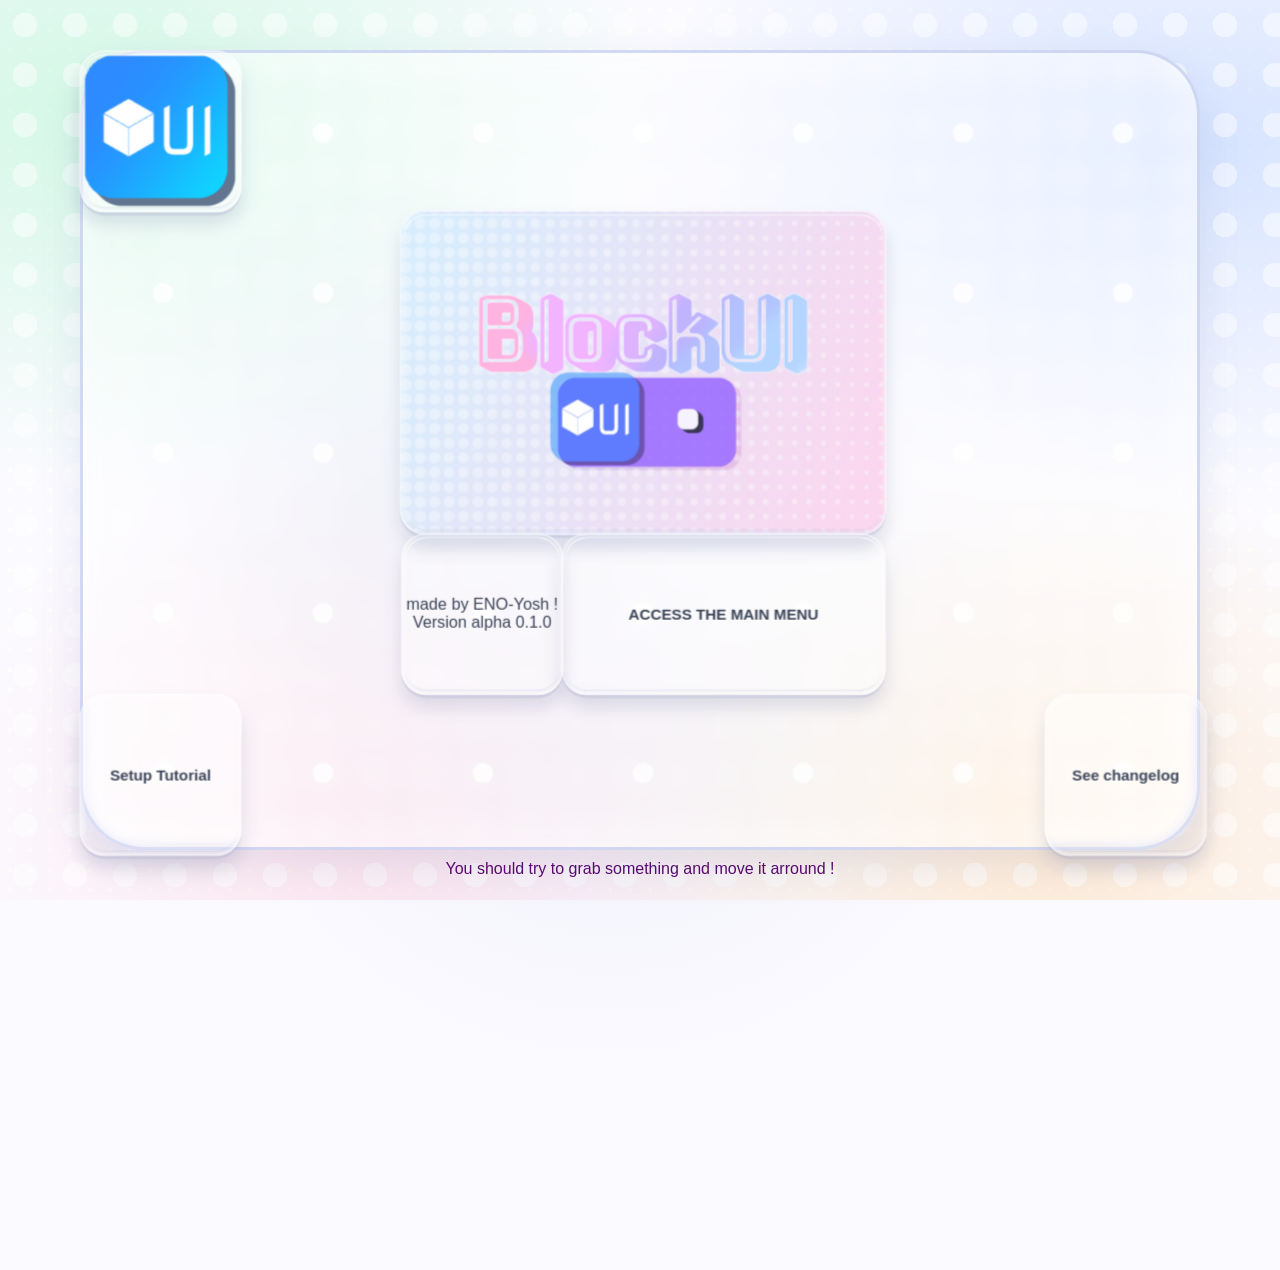
<file: index.html>
<!DOCTYPE html>
<head>
    <meta charset="UTF-8" />
    <meta name="viewport" content="width=device-width, initial-scale=1.0" />
    <title>iisu ahh launcher</title>
    <!--<link rel="icon" href="icon" type="image/png" />-->
    <link rel="stylesheet" href="style.css" />
</head> 
<body class="home-page" style="overflow-y: hidden;">
    <div class="bg1"></div>
    <div class="bg2"></div>
    <!--to change a box size, use the style attribute.-->
    <div class="container">
        <div class="draggable" style="width: 480px; height: 320px;  background-image: url(LOGOS/full\ banner.png); background-size: cover; background-position: center; left: 320px; top: 160px;"></div>
        <div class="draggable" style="background-image: url(LOGOS/logo\ simple.png); background-size:contain;"></div>
        <div class="draggable" style="width: 320px; height: 160px; left: 480px; top: 480px;" onclick="window.location='MAIN/index.html';">
            <p>ACCESS THE MAIN MENU</p>
        </div>
        <div class="draggable" style="width: 160px; height: 160px; left: 960px; top: 640px;" onclick="window.location='changelog/index.html';">
            <p>See changelog</p>
        </div>
        <div class="draggable" style="width: 160px; height: 160px; left: 0px; top: 640px;" onclick="window.location='selfHost_tuto/index.html';">
            <p>Setup Tutorial</p>
        </div>
        <div class="draggable" style="left: 320px;top: 480px; text-align: center;">
            made by ENO-Yosh !<br>
            Version alpha 0.1.0</div>
    </div>
    <p style="color: rgb(88, 0, 105); text-align: center; margin-top: 10px;">You should try to grab something and move it arround !</p>
    <script>
        const GRID_SIZE = 160;
        let dragging = null;
        let offsetX, offsetY;
        let lastParticleTime = 0;
        let placex = 0;
        let placey = 0;

        const grabSound = new Audio("sounds/grab.mp3");
        const releaseSound = new Audio("sounds/release.mp3");
        const moveSound = new Audio("sounds/move.mp3");

        grabSound.volume = 0.5;
        releaseSound.volume = 0.5;
        moveSound.volume = 0.5;

        document.querySelectorAll('.draggable').forEach(element => {
            // element.style.left = snapToGrid(placex,"x",0) + 'px';
            // element.style.top = snapToGrid(placey,'y',0) + 'px';
            element.addEventListener('mousedown', startDrag);
        });

        function startDrag(e) {
            dragging = this;
            offsetX = e.clientX - dragging.offsetLeft;
            offsetY = e.clientY - dragging.offsetTop;
            document.addEventListener('mousemove', drag);
            document.addEventListener('mouseup', stopDrag);
            grabSound.currentTime = 0;
            grabSound.play();
        }

        function drag(e) {
            if (!dragging) return;
            let x = e.clientX - offsetX;
            let y = e.clientY - offsetY;
            style = window.getComputedStyle(dragging)
            widefactor = parseInt(style.getPropertyValue('width')) - 160;
            heightfactor = parseInt(style.getPropertyValue('height')) - 160;
            newleft = snapToGrid(x, "x", widefactor);
            newtop = snapToGrid(y,"y",heightfactor);
            dragging.style.left = newleft+ 'px';
            dragging.style.top = newtop+ 'px';
            moveSound.currentTime = 0;
            moveSound.play();
            const now = performance.now();
            if (now - lastParticleTime >= 28) {
                const bounds = dragging.getBoundingClientRect();
                emitDragParticle(
                    bounds.left + Math.random() * bounds.width,
                    bounds.top + Math.random() * bounds.height
                );
                lastParticleTime = now;
            }
        }

        function emitDragParticle(x, y) {
            const particle = document.createElement('span');
            particle.className = 'drag-particle';
            particle.style.left = `${x}px`;
            particle.style.top = `${y}px`;
            particle.style.setProperty('--particle-size', `${7 + Math.random() * 8}px`);
            particle.style.setProperty('--drift-x', `${(Math.random() - 0.5) * 34}px`);
            particle.style.setProperty('--drift-y', `${-12 - Math.random() * 28}px`);
            document.body.appendChild(particle);
            window.setTimeout(() => particle.remove(), 750);
        }

        function stopDrag() {
            dragging = null;
            document.removeEventListener('mousemove', drag);
            document.removeEventListener('mouseup', stopDrag);
            releaseSound.currentTime = 0;
            releaseSound.play();
        }

        function snapToGrid(value,type,factor) {
            let r = Math.round(value / GRID_SIZE) * GRID_SIZE;
            if (type == "x") {
                if (r < 0) {
                    r = 0;
                
                }
                if (r > 1120-GRID_SIZE - factor) {
                    r = 1120-GRID_SIZE - factor;
                }
            }

            if (type == "y") {
                if (r < 0) {
                    r = 0;
                }
                if (r > 800-GRID_SIZE - factor) {
                    r = 800-GRID_SIZE - factor;
                }
            }
            return r;
        }

    </script>
</body>
</file>
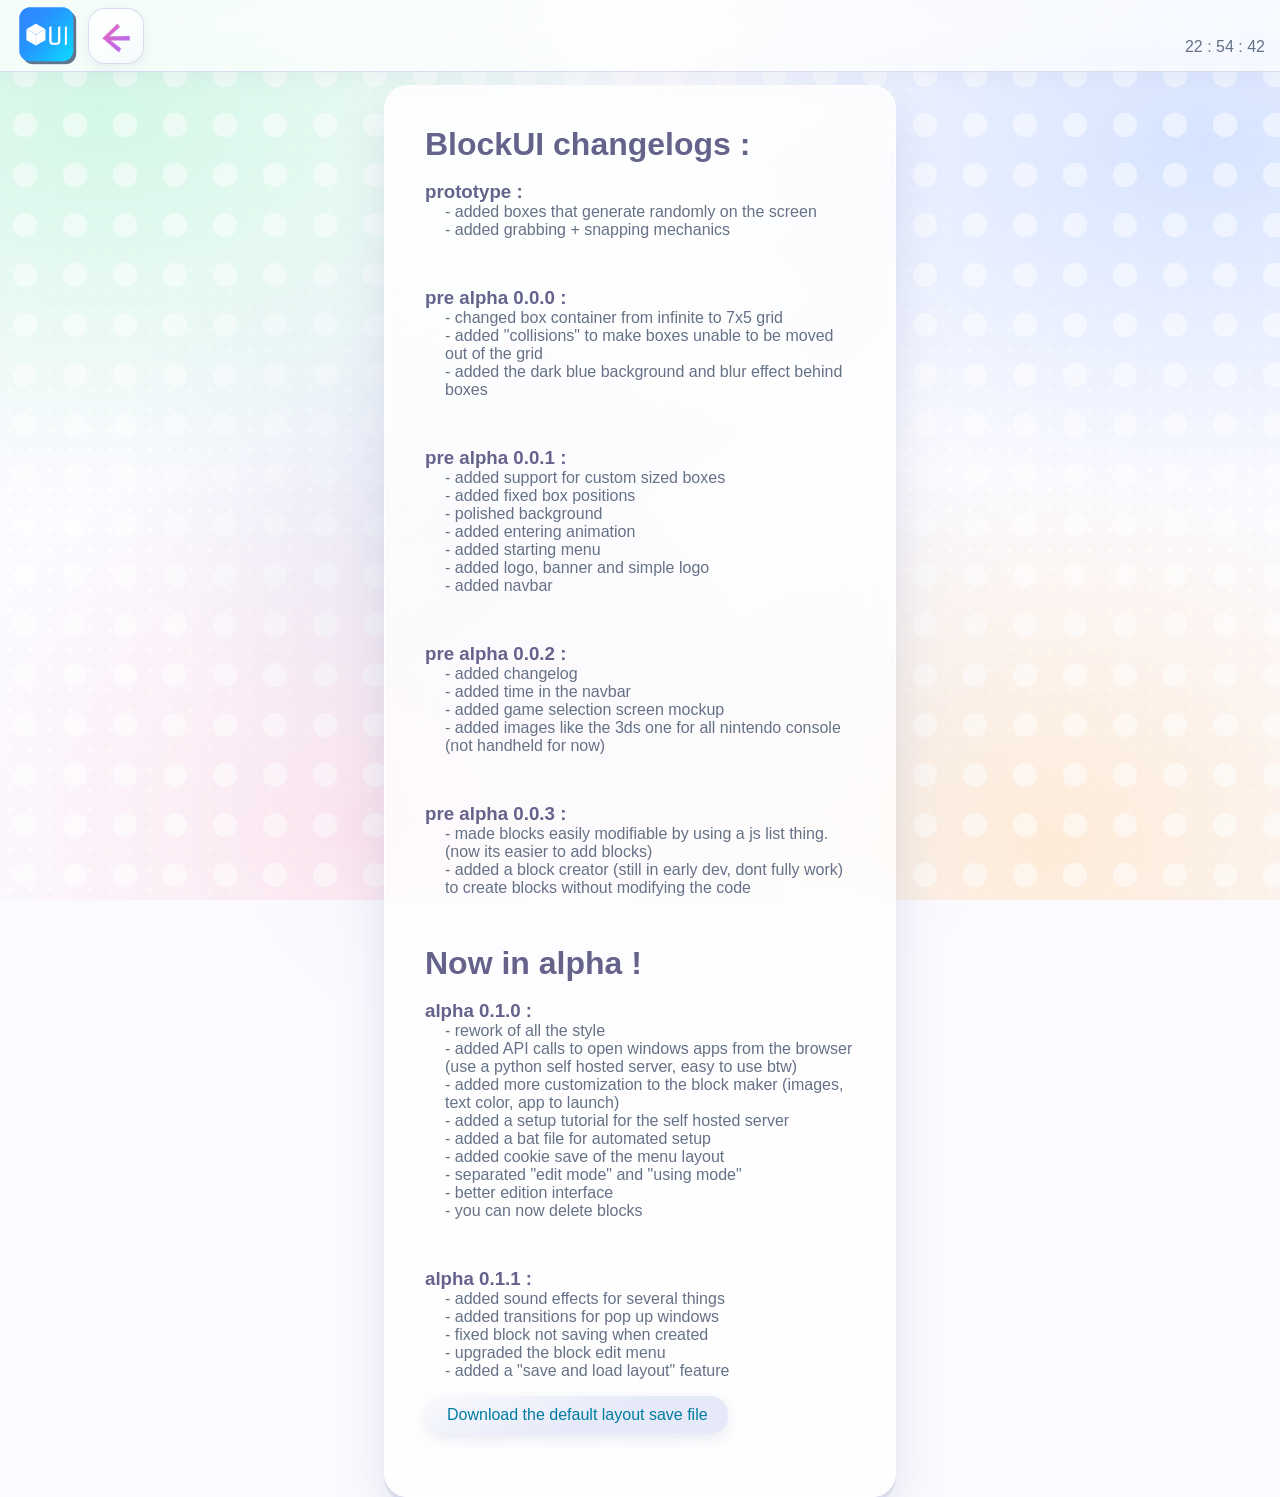
<file: changelog/index.html>
<!DOCTYPE html>
<head>
    <meta charset="UTF-8" />
    <meta name="viewport" content="width=device-width, initial-scale=1.0" />
    <title>iisu ahh launcher</title>
    <!--<link rel="icon" href="icon" type="image/png" />-->
    <link rel="stylesheet" href="../style.css" />
</head> 
<body class="changelog-page" style="overflow-y: scroll;">
    <audio id="clickSound" src="../sounds/touch.mp3"></audio>
    <div class="navbar" style="position: sticky; top: 0px; width: 100%;">
        <img src="../LOGOS/logo simple.png" height="60px">
        <div onclick="window.location='../index.html';document.getElementById('clickSound').play();" style="padding-top: 5px;"><img src="../LOGOS/back.png" height="50px"></div>
        <p style="position: absolute;padding-top: 22px; right:15px; color: aliceblue;" id="time">Time and date</p>
    </div>
    <div class="bg1"></div>
    <div class="bg2"></div>



    <div class="textBG">
        <h1>BlockUI changelogs :</h1><br>
        <h3>prototype :</h3>
        <p>
             - added boxes that generate randomly on the screen<br>
             - added grabbing + snapping mechanics
        </p><br><br>
        <h3>pre alpha 0.0.0 :</h3>
        <p>
             - changed box container from infinite to 7x5 grid<br>
             - added "collisions" to make boxes unable to be moved out of the grid<br>
             - added the dark blue background and blur effect behind boxes<br>
        </p><br><br>
        <h3>pre alpha 0.0.1 :</h3>
        <p>
             - added support for custom sized boxes<br>
             - added fixed box positions<br>
             - polished background<br>
             - added entering animation<br>
             - added starting menu<br>
             - added logo, banner and simple logo<br>
             - added navbar<br>
        </p><br><br>
        <h3>pre alpha 0.0.2 :</h3>
        <p>
             - added changelog<br>
             - added time in the navbar<br>
             - added game selection screen mockup<br>
             - added images like the 3ds one for all nintendo console (not handheld for now)<br>
        </p><br><br>
        <h3>pre alpha 0.0.3 :</h3>
        <p>
             - made blocks easily modifiable by using a js list thing. (now its easier to add blocks)<br>
            - added a block creator (still in early dev, dont fully work) to create blocks without modifying the code<br>
        </p><br><br>
        <h1>Now in alpha !</h1><br>
        <h3>alpha 0.1.0 :</h3>
        <p>
             - rework of all the style<br>
             - added API calls to open windows apps from the browser (use a python self hosted server, easy to use btw)<br>
             - added more customization to the block maker (images, text color, app to launch)<br>
             - added a setup tutorial for the self hosted server<br>
             - added a bat file for automated setup<br>
             - added cookie save of the menu layout<br>
             - separated "edit mode" and "using mode"<br>
             - better edition interface<br>
             - you can now delete blocks<br>
        </p><br><br>
        <h3>alpha 0.1.1 :</h3>
        <p>
            - added sound effects for several things<br>
            - added transitions for pop up windows<br>
            - fixed block not saving when created<br>
            - upgraded the block edit menu<br>
            - added a "save and load layout" feature<br>
        </p>
        <a href="../download/defaultLayout.json" download>
            <button style="color: #007ca2; border: none; padding: 10px 20px; text-align: center; text-decoration: none; display: inline-block; font-size: 16px; margin: 4px 2px; cursor: pointer;" >Download the default layout save file</button>
        </a><br><br>
    </div>

    <script>
        const t = new Date()


        function updateTime() {
            const t = new Date();
            document.getElementById("time").textContent =
                t.getHours() + " : " + t.getMinutes() + " : " + t.getSeconds();
        }

        window.onload = function () {
            setInterval(updateTime, 500);
        };

    </script>
</body>
</file>
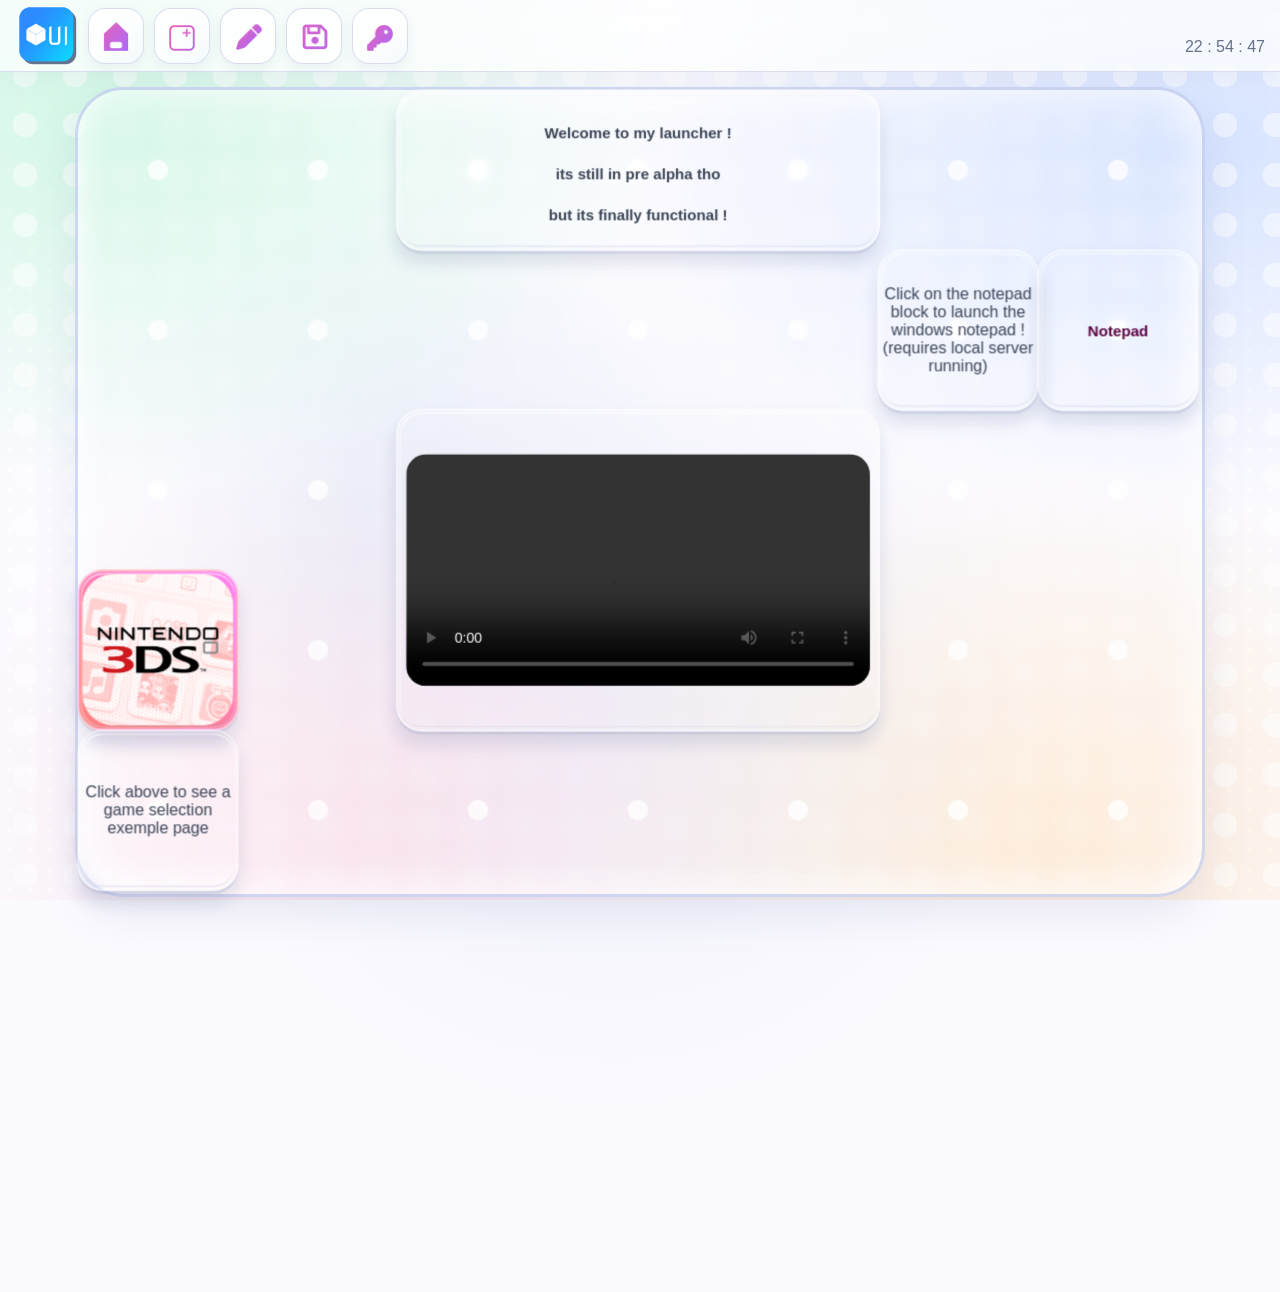
<file: MAIN/index.html>
<!DOCTYPE html>
<head>
    <meta charset="UTF-8" />
    <meta name="viewport" content="width=device-width, initial-scale=1.0" />
    <title>iisu ahh launcher</title>
    <!--<link rel="icon" href="icon" type="image/png" />-->
    <link rel="stylesheet" href="../style.css" />
    <script src="script.js" defer></script>
</head> 
<body class="main-page" style="overflow-y: hidden;">

    
    <audio id="clickSound" src="../sounds/touch.mp3"></audio>
    <audio id="toggleEditMode" src="../sounds/editmode.mp3"></audio>
    <audio id="openSound" src="../sounds/open.mp3"></audio>
    <audio id="closeSound" src="../sounds/close.mp3"></audio>
    <audio id="touchSound" src="../sounds/touch.mp3"></audio>
    <audio id="saveSound" src="../sounds/save.mp3"></audio>
    <audio id="deleteSound" src="../sounds/delete.mp3"></audio>





    <div class="navbar">
        <img src="../LOGOS/logo simple.png" height="60px">
        <div onclick="window.location='../index.html';document.getElementById('clickSound').play();" style="padding-top: 5px;"><img src="../LOGOS/home.png" height="50px" title="Home" aria-label="Home"></div>
        <div onclick="show_block_maker();document.getElementById('openSound').play();" style="padding-top: 5px;"><img src="../LOGOS/addBlock.png" height="50px" title="Add a Block" aria-label="Add a Block"></div>
        <button id="edit-mode-button" class="nav-control" type="button" onclick="toggleEditMode();document.getElementById('toggleEditMode').play();" aria-pressed="false" title="Enter editing mode" aria-label="Enter editing mode"><img src="../LOGOS/edit.png" alt=""></button>
        <button class="nav-control" type="button" onclick="showModal('save-load');document.getElementById('openSound').play();" title="Save or load layout" aria-label="Save or load layout"><img src="../LOGOS/save.png" alt=""></button>
        <div id="launcher-token-button" onclick="setLauncherToken();document.getElementById('clickSound').play();" onkeydown="if (event.key === 'Enter' || event.key === ' ') { event.preventDefault(); setLauncherToken(); }" title="Set local launcher API token" aria-label="Set local launcher API token" role="button" tabindex="0" style="padding-top: 5px;"><img src="../LOGOS/apiKey.png" height="50px"></div>
        <!-- <div onclick="window.location='../MAIN/index.html'" style="padding-top: 5px;"><img src="../LOGOS/home.png" height="50px"></div> -->
        <p style="position: absolute;padding-top: 22px; right:15px; color: aliceblue;" id="time">Time and date</p>
    </div>
    <div class="bg1"></div>
    <div class="bg2"></div>
    <div class="edit-mode-shade" aria-hidden="true"></div>



    
    <div class="container">



    </div>



    <div id="newblock" style="display: none;">
        <form id="form" onsubmit="createBlockFromForm(event); return false;">
            <p>Pos X</p><input type="number" id="posx" title="position X" value="0" min="0" max="7"/>
            <p>Pos Y</p><input type="number" id="posy" title="position Y" value="0" min="0" max="5"/>
            <p>Block Width</p><input type="number" id="width" title="block width" value="1" min="1" max="6"/>
            <p>Block Height</p><input type="number" id="height" title="block height" value="1" min="1" max="5"/>
            <p>Windows executable name or path</p>
            <input type="text" id="appname" title="Windows executable name or path" list="available-apps" placeholder="e.g. notepad.exe or full path" autocomplete="off"/>
            <datalist id="available-apps">
                <option value="notepad.exe"></option>
                <option value="calc.exe"></option>
                <option value="mspaint.exe"></option>
            </datalist>
            <p>Block Content (HTML or text)</p><input type="text" id="content" title="block content (HTML or text)"/>
            <p>Block Background Image</p><input type="file" id="backgroundImage" title="Block background image" accept="image/*"/>
            <p>Block Text Color</p><input type="color" id="textColor" title="Block text color" value="#394255"/>
            <input id="morebtn" type="button" value="More Options" onclick="more();document.getElementById('touchSound').play();" style="background-color: #1e569a;"/>
            <p class="more" style="display: none;">Custom CSS</p><input class="more" type="text" id="customcss" title="Custom CSS" style="display: none;"/>
            <p class="more" style="display: none;">Custom OnClick</p><input class="more" type="text" id="customonclick" title="Custom OnClick" style="display: none;"/>
            <input type="submit" value="Create block"/>
            <input type="button" value="Cancel" onclick="hideModal('newblock');document.getElementById('closeSound').play();"/>
        </form>
    </div>
    <div id="block-settings" style="display: none;">
        <form class="block-modal" onsubmit="saveBlockSettings(event); return false;">
            <h2>Edit block</h2>
            <label for="edit-content">Block text / HTML</label>
            <textarea id="edit-content" rows="6"></textarea>
            <label for="edit-text-color">Text color</label>
            <input id="edit-text-color" type="color" value="#394255"/>
            <label for="edit-width">Width (pixels)</label>
            <input id="edit-width" type="number" min="160" max="1120" step="160" required/>
            <label for="edit-height">Height (pixels)</label>
            <input id="edit-height" type="number" min="160" max="800" step="160" required/>
            <button id="edit-more-button" type="button" aria-expanded="false" aria-controls="edit-more-options" onclick="toggleEditMore()" style="min-height: 40px;">Show more</button>
            <div id="edit-more-options" hidden>
                <label for="edit-appname">Windows executable name or path</label>
                <input id="edit-appname" type="text" list="edit-available-apps" placeholder="e.g. notepad.exe or full path" autocomplete="off"/>
                <datalist id="edit-available-apps">
                    <option value="notepad.exe"></option>
                    <option value="calc.exe"></option>
                    <option value="mspaint.exe"></option>
                </datalist>
                <label for="edit-customcss">Custom CSS</label>
                <textarea id="edit-customcss" rows="3"></textarea>
                <label for="edit-customonclick">Custom OnClick</label>
                <textarea id="edit-customonclick" rows="3"></textarea>
                <label for="edit-background-image">Block background image</label>
                <input id="edit-background-image" type="file" accept="image/*"/>
                <label class="remove-background-image"><input id="edit-remove-background-image" type="checkbox"/> Remove current background image</label>
                <small>Uploaded background images are temporary and won't return after reloading.</small>
            </div>
            <div class="block-modal-actions">
                <button type="submit" onclick="document.getElementById('saveSound').play();">Save changes</button>
                <button type="button" class="delete-block-button" onclick="deleteEditedBlock();document.getElementById('deleteSound').play();">Delete block</button>
                <button type="button" onclick="closeBlockSettings();document.getElementById('closeSound').play();">Cancel</button>
            </div>
        </form>
    </div>
    <div id="save-load" style="display: none;">
        <section class="block-modal save-load-modal" aria-labelledby="save-load-title">
            <h2 id="save-load-title">Save or load layout</h2>
            <p>Save your current block layout to a file, or load a previously saved layout.</p>
            <small>Uploaded background images are temporary and are not included in save files.</small>
            <button type="button" onclick="downloadLayout();document.getElementById('saveSound').play();">Download layout</button>
            <label for="layout-file">Load a layout file</label>
            <input id="layout-file" type="file" accept=".json,application/json" onchange="loadLayoutFile(event)"/>
            <div class="block-modal-actions">
                <button type="button" onclick="hideModal('save-load');document.getElementById('closeSound').play();">Close</button>
            </div>
        </section>
    </div>
    <p id="launcher-status" role="status" aria-live="polite"></p>
    <script>

        const newblockSound = new Audio("../sounds/newblock.mp3");
        newblockSound.volume = 0.5;

        const LOCAL_LAUNCHER_API = "http://127.0.0.1:5000";
        let isEditingMode = false;
        let editingBlock = null;
        const modalCloseHandlers = new WeakMap();
        const modalCloseTimers = new WeakMap();

        function setLauncherToken() {
            const token = window.prompt("Enter the local launcher API token shown by the server:");
            if (token === null) {
                return;
            }

            const cleanedToken = token.trim();
            const status = document.getElementById("launcher-status");
            if (!cleanedToken) {
                sessionStorage.removeItem("localLauncherToken");
                status.textContent = "Local launcher token cleared.";
                return;
            }

            sessionStorage.setItem("localLauncherToken", cleanedToken);
            status.textContent = "Local launcher token saved for this browser session.";
        }

        async function launchLocalApp(executable) {
            const status = document.getElementById("launcher-status");
            let token = sessionStorage.getItem("localLauncherToken");

            if (!token) {
                token = window.prompt("Enter the local launcher API token shown by the server:");
            }
            if (!token) {
                throw new Error("App launch cancelled: an API token is required.");
            }

            for (let attempt = 0; attempt < 2; attempt++) {
                sessionStorage.setItem("localLauncherToken", token);
                const response = await fetch(
                    `${LOCAL_LAUNCHER_API}/api/launch`,
                    {
                        method: "POST",
                        headers: {
                            "Content-Type": "application/json",
                            "X-Launcher-Token": token
                        },
                        body: JSON.stringify({ path: executable })
                    }
                );

                if (response.status === 401 && attempt === 0) {
                    sessionStorage.removeItem("localLauncherToken");
                    token = window.prompt("The token was rejected. Enter the current local launcher API token:");
                    if (!token) {
                        throw new Error("App launch cancelled: an API token is required.");
                    }
                    continue;
                }

                const responseText = await response.text();
                if (response.status === 401) {
                    sessionStorage.removeItem("localLauncherToken");
                }
                if (!response.ok) {
                    throw new Error(`Launcher API error (${response.status}): ${responseText || response.statusText}`);
                }

                let result;
                try {
                    result = JSON.parse(responseText);
                } catch {
                    throw new Error("The launcher returned an invalid response.");
                }
                if (result.status !== "launched") {
                    throw new Error(result.error || "The launcher did not confirm the app launch.");
                }

                const appName = result.path || executable;
                if (result.focus === "foreground") {
                    status.textContent = `${appName} launched and brought to the foreground.`;
                } else if (result.focus === "flashing") {
                    status.textContent = `${appName} launched; Windows is flashing its taskbar button.`;
                } else {
                    status.textContent = `${appName} launched, but its window could not be found to focus or flash.`;
                }
                return;
            }

            sessionStorage.removeItem("localLauncherToken");
            throw new Error("The launcher rejected the API token.");
        }

        function createBlockFromForm(event) {          

            console.log("Creating block from form...");
            newblockSound.currentTime = 0;
            newblockSound.play();  

            event.preventDefault();
            const executable = document.getElementById("appname").value.trim();
            const block = document.createElement("div");
            block.classList.add("draggable");
            block.style.left = `${Number(document.getElementById("posx").value) * 160}px`;
            block.style.top = `${Number(document.getElementById("posy").value) * 160}px`;
            block.style.width = `${Number(document.getElementById("width").value) * 160}px`;
            block.style.height = `${Number(document.getElementById("height").value) * 160}px`;

            const content = document.getElementById("content").value;
            if (content) {
                block.innerHTML = content;
            } else if (executable) {
                const label = document.createElement("p");
                label.textContent = `Launch ${executable}`;
                block.appendChild(label);
            }

            block.style.color = document.getElementById("textColor").value;

            const backgroundImage = document.getElementById("backgroundImage").files[0];
            if (backgroundImage) {
                const imageUrl = URL.createObjectURL(backgroundImage);
                block.style.backgroundImage = `url("${imageUrl}")`;
                block.style.backgroundPosition = "center";
                block.style.backgroundSize = "cover";
                block.style.backgroundRepeat = "no-repeat";
            }

            const customStyle = document.getElementById("customcss").value;
            if (customStyle) {
                block.style.cssText += customStyle;
            }

            const customOnClick = document.getElementById("customonclick").value;
            const savedOnClick = executable
                ? `launchLocalApp(${JSON.stringify(executable)}).catch(error => document.getElementById('launcher-status').textContent = error.message);`
                : customOnClick;
            const savedBackgroundImage = block.style.backgroundImage.includes("blob:")
                ? ""
                : block.style.backgroundImage
                    ? `background-image: ${block.style.backgroundImage}; background-position: center; background-size: cover; background-repeat: no-repeat;`
                    : "";

            const blockData = {
                x: block.style.left,
                y: block.style.top,
                width: block.style.width,
                height: block.style.height,
                content: block.innerHTML,
                custom_style: [
                    `color: ${block.style.color};`,
                    savedBackgroundImage,
                    customStyle
                ].filter(Boolean).join(" "),
                custom_onclick: savedOnClick,
                custom_css: customStyle,
                executable: executable,
                background_image: savedBackgroundImage ? block.style.backgroundImage : ""
            };
            block.blockData = blockData;
            block.classList.toggle("has-click-action", Boolean(savedOnClick.trim()));
            block.onclick = () => {
                if (isEditingMode) {
                    return;
                }
                if (executable) {
                    const status = document.getElementById("launcher-status");
                    status.textContent = `Launching ${executable}...`;
                    launchLocalApp(executable).catch(error => {
                        status.textContent = error.message;
                    });
                } else if (customOnClick) {
                    eval(customOnClick);
                }
            };
            block1.push(blockData);
            saveBlock1();

            document.querySelector(".container").appendChild(block);
            block.addEventListener("mousedown", startDrag);
            if (isEditingMode) {
                addBlockSettingsButton(block);
            }
            if (backgroundImage) {
                document.getElementById("launcher-status").textContent =
                    "Uploaded background images are temporary and won't return after reloading the page.";
            }
            hideModal("newblock");
        }

        const GRID_SIZE = 160;
        let dragging = null;
        let offsetX, offsetY;
        let lastParticleTime = 0;
        let placex = 0;
        let placey = 0;
        const grabSound = new Audio("../sounds/grab.mp3");
        const releaseSound = new Audio("../sounds/release.mp3");
        const moveSound = new Audio("../sounds/move.mp3");

        grabSound.volume = 0.5;
        releaseSound.volume = 0.5;
        moveSound.volume = 0.5;

        const t = new Date()


        function updateTime() {
            const t = new Date();
            document.getElementById("time").textContent =
                t.getHours() + " : " + t.getMinutes() + " : " + t.getSeconds();
        }

        window.onload = function () {
            setInterval(updateTime, 500);
        };

        document.querySelectorAll('.draggable').forEach(element => {
            //element.style.left = snapToGrid(placex,"x",0) + 'px';
            //element.style.top = snapToGrid(placey,"y",0) + 'px';
            element.addEventListener('mousedown', startDrag);
        });

        function startDrag(e) {
            if (e.target.closest(".block-settings-trigger")) {
                return;
            }
            grabSound.currentTime = 0;
            grabSound.play();
            if (!isEditingMode) {
                return;
            }
            dragging = this;
            offsetX = e.clientX - dragging.offsetLeft;
            offsetY = e.clientY - dragging.offsetTop;
            document.addEventListener('mousemove', drag);
            document.addEventListener('mouseup', stopDrag);
        }

        function drag(e) {
            if (!dragging) return;
            let x = e.clientX - offsetX;
            let y = e.clientY - offsetY;
            style = window.getComputedStyle(dragging)
            widefactor = parseInt(style.getPropertyValue('width')) - 160;
            heightfactor = parseInt(style.getPropertyValue('height')) - 160;
            newleft = snapToGrid(x, "x", widefactor);
            newtop = snapToGrid(y,"y",heightfactor);
            dragging.style.left = newleft+ 'px';
            dragging.style.top = newtop+ 'px';
            moveSound.currentTime = 0;
            moveSound.play();
            const now = performance.now();
            if (now - lastParticleTime >= 28) {
                const bounds = dragging.getBoundingClientRect();
                emitDragParticle(
                    bounds.left + Math.random() * bounds.width,
                    bounds.top + Math.random() * bounds.height
                );
                lastParticleTime = now;
            }
        }

        function emitDragParticle(x, y) {
            const particle = document.createElement('span');
            particle.className = 'drag-particle';
            particle.style.left = `${x}px`;
            particle.style.top = `${y}px`;
            particle.style.setProperty('--particle-size', `${7 + Math.random() * 8}px`);
            particle.style.setProperty('--drift-x', `${(Math.random() - 0.5) * 34}px`);
            particle.style.setProperty('--drift-y', `${-12 - Math.random() * 28}px`);
            document.body.appendChild(particle);
            window.setTimeout(() => particle.remove(), 750);
        }

        function stopDrag() {
            const wasDragging = dragging !== null;
            if (dragging && dragging.blockData) {
                dragging.blockData.x = dragging.style.left;
                dragging.blockData.y = dragging.style.top;
            }
            dragging = null;
            document.removeEventListener('mousemove', drag);
            document.removeEventListener('mouseup', stopDrag);
            if (wasDragging) {
                releaseSound.currentTime = 0;
                releaseSound.play();
            }
        }

        function snapToGrid(value,type,factor) {
            let r = Math.round(value / GRID_SIZE) * GRID_SIZE;
            if (type == "x") {
                if (r < 0) {
                    r = 0;
                
                }
                if (r > 1120-GRID_SIZE - factor) {
                    r = 1120-GRID_SIZE - factor;
                }
            }

            if (type == "y") {
                if (r < 0) {
                    r = 0;
                }
                if (r > 800-GRID_SIZE - factor) {
                    r = 800-GRID_SIZE - factor;
                }
            }
            return r;
        }




        function more() {
                if (document.getElementById("morebtn").value == "More Options") {
                    document.getElementById("morebtn").value = "Less Options";
                    document.querySelectorAll(".more").forEach(element => {
                        element.style.display = "initial";
                    });
                } else {
                    document.getElementById("morebtn").value = "More Options";
                    document.querySelectorAll(".more").forEach(element => {
                        element.style.display = "none";
                    });
                }
            }
        
        function show_block_maker() {
                showModal("newblock");
        }

        function downloadLayout() {
            const layout = {
                format: "iisu-ahh-launcher-layout",
                version: 1,
                blocks: block1
            };
            const fileUrl = URL.createObjectURL(
                new Blob([JSON.stringify(layout, null, 2)], { type: "application/json" })
            );
            const link = document.createElement("a");
            link.href = fileUrl;
            link.download = `launcher-layout-${new Date().toISOString().slice(0, 10)}.json`;
            document.body.appendChild(link);
            link.click();
            link.remove();
            window.setTimeout(() => URL.revokeObjectURL(fileUrl), 0);
            document.getElementById("launcher-status").textContent = "Layout downloaded.";
        }

        function validateLayout(data) {
            const blocks = Array.isArray(data) ? data : data?.blocks;
            if (!Array.isArray(blocks)) {
                throw new Error("The save file does not contain a block list.");
            }

            const isPixelValue = value =>
                typeof value === "string" && /^\d+(?:\.\d+)?px$/.test(value);
            blocks.forEach((block, index) => {
                if (!block || typeof block !== "object" || Array.isArray(block)
                    || !isPixelValue(block.x) || !isPixelValue(block.y)
                    || !isPixelValue(block.width) || !isPixelValue(block.height)
                    || typeof block.content !== "string"
                    || (block.custom_style !== undefined && typeof block.custom_style !== "string")
                    || (block.custom_onclick !== undefined && typeof block.custom_onclick !== "string")) {
                    throw new Error(`Block ${index + 1} has invalid or missing layout data.`);
                }
            });
            return blocks;
        }

        async function loadLayoutFile(event) {
            const input = event.target;
            const file = input.files[0];
            if (!file) {
                return;
            }

            try {
                const loadedBlocks = validateLayout(JSON.parse(await file.text()));
                if (!window.confirm("Loading this file will replace the current layout. Continue?")) {
                    document.getElementById("launcher-status").textContent = "Layout load canceled.";
                    return;
                }

                block1 = loadedBlocks;
                create_blocks(block1);
                const saved = saveBlock1();
                document.getElementById("launcher-status").textContent = saved
                    ? "Layout loaded and saved in this browser."
                    : "Layout loaded for this session, but could not be saved in this browser.";
                hideModal("save-load");
            } catch (error) {
                document.getElementById("launcher-status").textContent =
                    `Could not load layout: ${error.message}`;
                console.error("Could not load layout file:", error);
            } finally {
                input.value = "";
            }
        }

        function showModal(id) {
            const modal = document.getElementById(id);
            const closeHandler = modalCloseHandlers.get(modal);
            if (closeHandler) {
                modal.removeEventListener("animationend", closeHandler);
                modalCloseHandlers.delete(modal);
            }
            const closeTimer = modalCloseTimers.get(modal);
            if (closeTimer) {
                window.clearTimeout(closeTimer);
                modalCloseTimers.delete(modal);
            }
            modal.style.display = "flex";
            modal.classList.remove("modal-closing");
            modal.classList.remove("modal-opening");
            void modal.offsetWidth;
            modal.classList.add("modal-opening");
        }

        function hideModal(id) {
            const modal = document.getElementById(id);
            if (modal.style.display === "none") {
                return;
            }

            modal.classList.remove("modal-opening");
            modal.classList.add("modal-closing");
            const finishClosing = () => {
                if (!modal.classList.contains("modal-closing")) {
                    return;
                }
                modal.style.display = "none";
                modal.classList.remove("modal-closing");
                modal.removeEventListener("animationend", onAnimationEnd);
                modalCloseHandlers.delete(modal);
                modalCloseTimers.delete(modal);
            };
            const onAnimationEnd = event => {
                if (event.target === modal) {
                    finishClosing();
                }
            };
            const previousHandler = modalCloseHandlers.get(modal);
            if (previousHandler) {
                modal.removeEventListener("animationend", previousHandler);
            }
            const previousTimer = modalCloseTimers.get(modal);
            if (previousTimer) {
                window.clearTimeout(previousTimer);
            }
            modalCloseHandlers.set(modal, onAnimationEnd);
            modal.addEventListener("animationend", onAnimationEnd);
            modalCloseTimers.set(modal, window.setTimeout(finishClosing, 250));
        }

        function toggleEditMode() {
            isEditingMode = !isEditingMode;
            document.body.classList.toggle("editing-mode", isEditingMode);
            const button = document.getElementById("edit-mode-button");
            button.setAttribute("aria-pressed", String(isEditingMode));
            button.title = isEditingMode ? "Exit editing mode" : "Enter editing mode";
            button.setAttribute("aria-label", button.title);

            document.querySelectorAll(".draggable").forEach(block => {
                if (isEditingMode) {
                    addBlockSettingsButton(block);
                } else {
                    block.querySelector(".block-settings-trigger")?.remove();
                }
            });

            if (!isEditingMode) {
                closeBlockSettings();
                saveBlock1();
            }
        }

        function addBlockSettingsButton(block) {
            if (block.querySelector(".block-settings-trigger")) {
                return;
            }
            const button = document.createElement("button");
            button.type = "button";
            button.className = "block-settings-trigger";
            button.textContent = "⚙";
            button.title = "Edit block settings";
            button.setAttribute("aria-label", "Edit block settings");
            button.addEventListener("mousedown", event => event.stopPropagation());
            button.addEventListener("click", event => {
                event.stopPropagation();
                const openSound = document.getElementById("openSound");
                openSound.currentTime = 0;
                openSound.play();
                openBlockSettings(block);
            });
            block.appendChild(button);
        }

        function openBlockSettings(block) {
            editingBlock = block;
            document.getElementById("edit-content").value = block.blockData.content;
            document.getElementById("edit-text-color").value = colorToHex(block.style.color || "#394255");
            document.getElementById("edit-width").value = parseInt(block.style.width, 10) || 160;
            document.getElementById("edit-height").value = parseInt(block.style.height, 10) || 160;
            const data = block.blockData;
            const executable = getBlockExecutable(data);
            document.getElementById("edit-appname").value = executable;
            document.getElementById("edit-customcss").value = getBlockCustomCss(data);
            document.getElementById("edit-customonclick").value =
                executable ? "" : (data.custom_onclick || "");
            document.getElementById("edit-background-image").value = "";
            document.getElementById("edit-remove-background-image").checked = false;
            document.getElementById("edit-more-options").hidden = true;
            document.getElementById("edit-more-button").textContent = "Show more";
            document.getElementById("edit-more-button").setAttribute("aria-expanded", "false");
            showModal("block-settings");
        }

        function toggleEditMore() {
            const options = document.getElementById("edit-more-options");
            const button = document.getElementById("edit-more-button");
            options.hidden = !options.hidden;
            button.textContent = options.hidden ? "Show more" : "Show less";
            button.setAttribute("aria-expanded", String(!options.hidden));
            document.getElementById("touchSound").play();
        }

        function getBlockCustomCss(data) {
            if (typeof data.custom_css === "string") {
                return data.custom_css;
            }
            return (data.custom_style || "")
                .replace(/(^|;)\s*(?:color|background-image|background-position|background-size|background-repeat)\s*:[^;]*/gi, "")
                .trim();
        }

        function getBlockExecutable(data) {
            if (typeof data.executable === "string") {
                return data.executable;
            }
            const match = (data.custom_onclick || "").match(/launchLocalApp\((["'])(.*?)\1\)/);
            return match ? match[2].replace(/\\(["'\\])/g, "$1") : "";
        }

        function getTemporaryBackgroundUrl(backgroundImage) {
            const match = backgroundImage.match(/url\(\s*["']?(blob:[^"')]+)["']?\s*\)/i);
            return match ? match[1] : "";
        }

        function colorToHex(color) {
            if (color.startsWith("#")) {
                return color.length === 4
                    ? `#${color[1]}${color[1]}${color[2]}${color[2]}${color[3]}${color[3]}`
                    : color.slice(0, 7);
            }
            const channels = color.match(/\d+/g);
            return channels && channels.length >= 3
                ? `#${channels.slice(0, 3).map(channel => Number(channel).toString(16).padStart(2, "0")).join("")}`
                : "#394255";
        }

        function saveBlockSettings(event) {
            event.preventDefault();
            if (!editingBlock || !editingBlock.blockData) {
                return;
            }

            const data = editingBlock.blockData;
            const color = document.getElementById("edit-text-color").value;
            const customCss = document.getElementById("edit-customcss").value;
            const customOnClick = document.getElementById("edit-customonclick").value.trim();
            const executable = document.getElementById("edit-appname").value.trim();
            const imageFile = document.getElementById("edit-background-image").files[0];
            const removeBackground = document.getElementById("edit-remove-background-image").checked;
            let backgroundImage = editingBlock.style.backgroundImage;
            let backgroundPosition = editingBlock.style.backgroundPosition;
            let backgroundSize = editingBlock.style.backgroundSize;
            let backgroundRepeat = editingBlock.style.backgroundRepeat;

            if (removeBackground) {
                backgroundImage = "";
                backgroundPosition = "";
                backgroundSize = "";
                backgroundRepeat = "";
            } else if (imageFile) {
                const oldTemporaryUrl = getTemporaryBackgroundUrl(backgroundImage);
                if (oldTemporaryUrl) {
                    URL.revokeObjectURL(oldTemporaryUrl);
                }
                backgroundImage = `url("${URL.createObjectURL(imageFile)}")`;
                backgroundPosition = "center";
                backgroundSize = "cover";
                backgroundRepeat = "no-repeat";
            }

            data.content = document.getElementById("edit-content").value;
            editingBlock.innerHTML = data.content;
            data.x = editingBlock.style.left;
            data.y = editingBlock.style.top;
            data.width = `${Number(document.getElementById("edit-width").value)}px`;
            data.height = `${Number(document.getElementById("edit-height").value)}px`;
            data.custom_css = customCss;
            data.executable = executable;
            data.custom_onclick = executable
                ? `launchLocalApp(${JSON.stringify(executable)}).catch(error => document.getElementById('launcher-status').textContent = error.message);`
                : customOnClick;
            editingBlock.classList.toggle("has-click-action", Boolean(data.custom_onclick.trim()));
            const isTemporaryBackground = Boolean(getTemporaryBackgroundUrl(backgroundImage));
            data.background_image = isTemporaryBackground
                ? ""
                : backgroundImage;
            const savedBackgroundStyle = backgroundImage && !isTemporaryBackground
                ? `background-image: ${backgroundImage}; background-position: ${backgroundPosition || "center"}; background-size: ${backgroundSize || "cover"}; background-repeat: ${backgroundRepeat || "no-repeat"};`
                : "";
            data.custom_style = [
                `color: ${color};`,
                savedBackgroundStyle,
                customCss
            ].filter(Boolean).join(" ");

            editingBlock.style.cssText = [
                `left: ${data.x};`,
                `top: ${data.y};`,
                `width: ${data.width};`,
                `height: ${data.height};`,
                `color: ${color};`,
                backgroundImage ? `background-image: ${backgroundImage};` : "",
                backgroundImage ? `background-position: ${backgroundPosition || "center"};` : "",
                backgroundImage ? `background-size: ${backgroundSize || "cover"};` : "",
                backgroundImage ? `background-repeat: ${backgroundRepeat || "no-repeat"};` : "",
                customCss
            ].filter(Boolean).join(" ");
            data.width = editingBlock.style.width;
            data.height = editingBlock.style.height;
            editingBlock.onclick = () => {
                if (isEditingMode) {
                    return;
                }
                if (executable) {
                    const status = document.getElementById("launcher-status");
                    status.textContent = `Launching ${executable}...`;
                    launchLocalApp(executable).catch(error => {
                        status.textContent = error.message;
                    });
                } else if (customOnClick) {
                    eval(customOnClick);
                }
            };
            if (isEditingMode) {
                addBlockSettingsButton(editingBlock);
            }
            saveBlock1();
            closeBlockSettings();
        }

        function deleteEditedBlock() {
            if (!editingBlock) {
                return;
            }
            const blockToDelete = editingBlock;
            block1 = block1.filter(block => block !== blockToDelete.blockData);
            blockToDelete.remove();
            saveBlock1();
            closeBlockSettings();
        }

        function closeBlockSettings() {
            hideModal("block-settings");
            editingBlock = null;
        }


    </script>
</body>
</file>
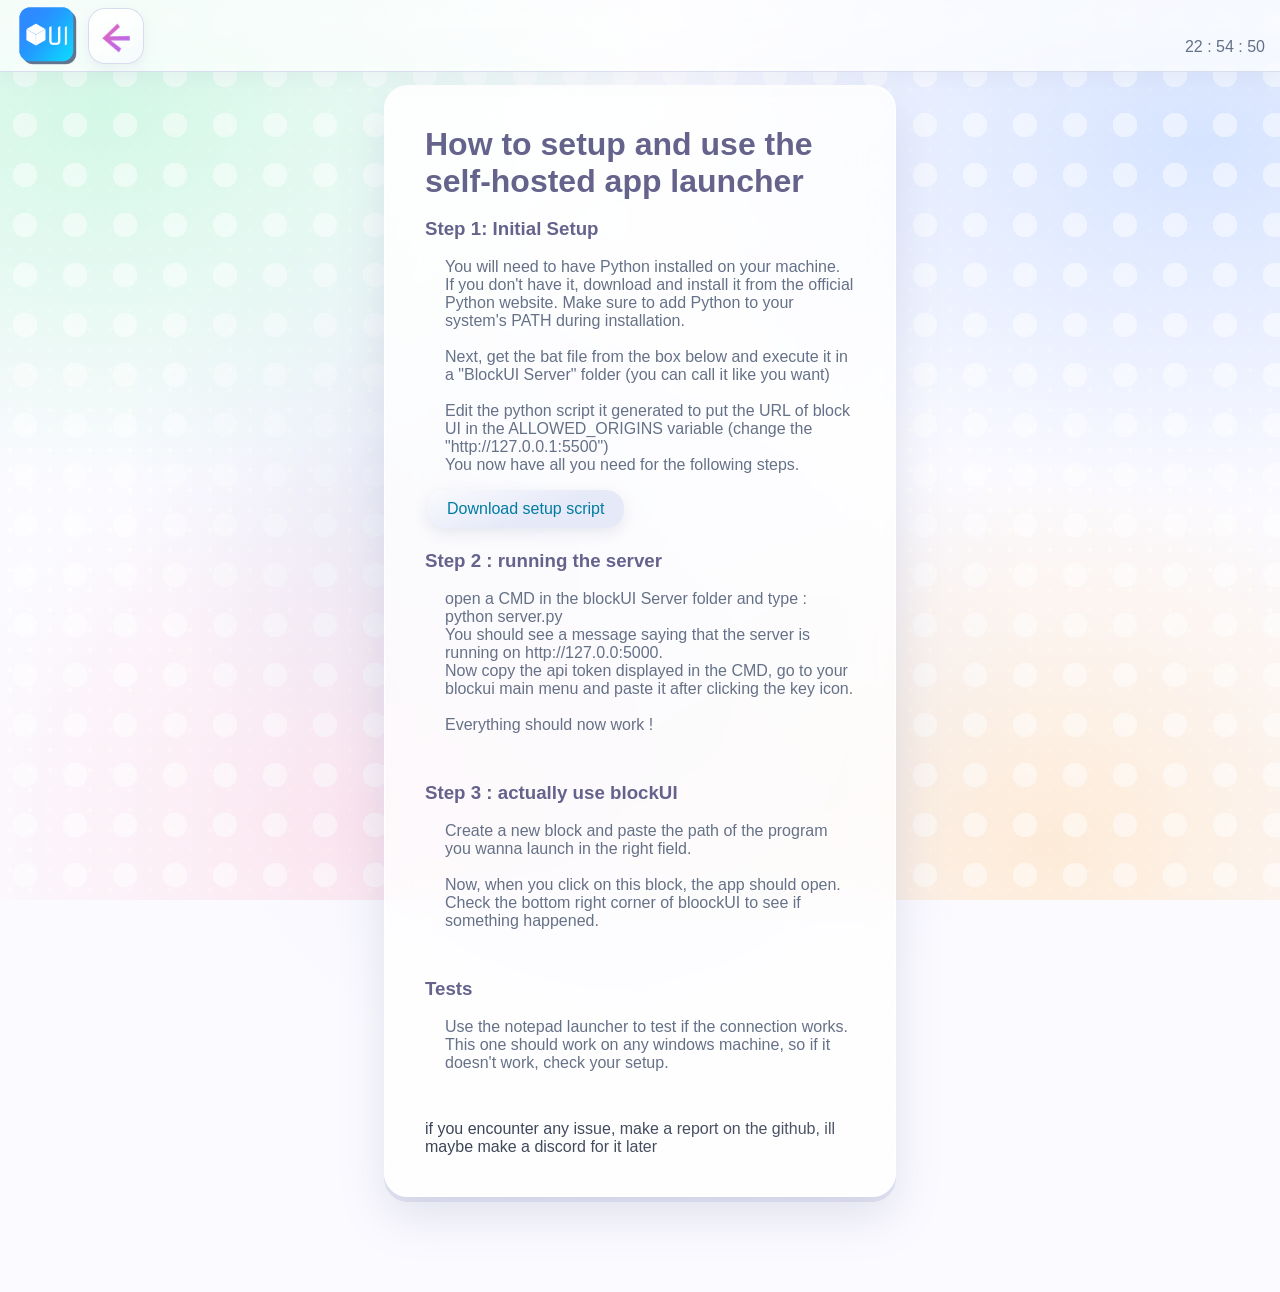
<file: selfHost_tuto/index.html>
<!DOCTYPE html>
<head>
    <meta charset="UTF-8" />
    <meta name="viewport" content="width=device-width, initial-scale=1.0" />
    <title>iisu ahh launcher</title>
    <!--<link rel="icon" href="icon" type="image/png" />-->
    <link rel="stylesheet" href="../style.css" />
</head> 
<body class="changelog-page" style="overflow-y: scroll;">
    <audio id="clickSound" src="../sounds/touch.mp3"></audio>
    <div class="navbar" style="position: sticky; top: 0px; width: 100%;">
        <img src="../LOGOS/logo simple.png" height="60px">
        <div onclick="window.location='../index.html';document.getElementById('clickSound').play();" style="padding-top: 5px;"><img src="../LOGOS/back.png" height="50px"></div>
        <p style="position: absolute;padding-top: 22px; right:15px; color: aliceblue;" id="time">Time and date</p>
    </div>
    <div class="bg1"></div>
    <div class="bg2"></div>



    <div class="textBG">
        <h1>How to setup and use the self-hosted app launcher</h1><br>
        <h3>Step 1: Initial Setup</h3>
        <p>
            <br>
             You will need to have Python installed on your machine.<br>
             If you don't have it, download and install it from the official Python website. Make sure to add Python to your system's PATH during installation.<br>
             <br>
             Next, get the bat file from the box below and execute it in a "BlockUI Server" folder (you can call it like you want)<br>
             <br>
             Edit the python script it generated to put the URL of block UI in the ALLOWED_ORIGINS variable (change the "http://127.0.0.1:5500")<br>
             You now have all you need for the following steps.<br>
        </p>
        <a href="../download/BlockUI_scripts_setup.bat" download>
            <button style="color: #007ca2; border: none; padding: 10px 20px; text-align: center; text-decoration: none; display: inline-block; font-size: 16px; margin: 4px 2px; cursor: pointer;" >Download setup script</button>
        </a><br><br>
        <h3>Step 2 : running the server</h3>
        <p><br>
             open a CMD in the blockUI Server folder and type : python server.py<br>
             You should see a message saying that the server is running on http://127.0.0:5000.<br>
             Now copy the api token displayed in the CMD, go to your blockui main menu and paste it after clicking the key icon.<br>
<br>
             Everything should now work !<br>
        </p><br><br>
        <h3>Step 3 : actually use blockUI</h3>
        <p><br>
             Create a new block and paste the path of the program you wanna launch in the right field.<br>
            <br>
             Now, when you click on this block, the app should open. Check the bottom right corner of bloockUI to see if something happened.<br>
        </p><br><br>
        <h3>Tests</h3>
        <p> <br>
            Use the notepad launcher to test if the connection works.<br>
            This one should work on any windows machine, so if it doesn't work, check your setup.<br>
        </p><br><br>

        if you encounter any issue, make a report on the github, ill maybe make a discord for it later<br>

    </div>

    <script>
        const t = new Date()


        function updateTime() {
            const t = new Date();
            document.getElementById("time").textContent =
                t.getHours() + " : " + t.getMinutes() + " : " + t.getSeconds();
        }

        window.onload = function () {
            setInterval(updateTime, 500);
        };

    </script>
</body>
</file>
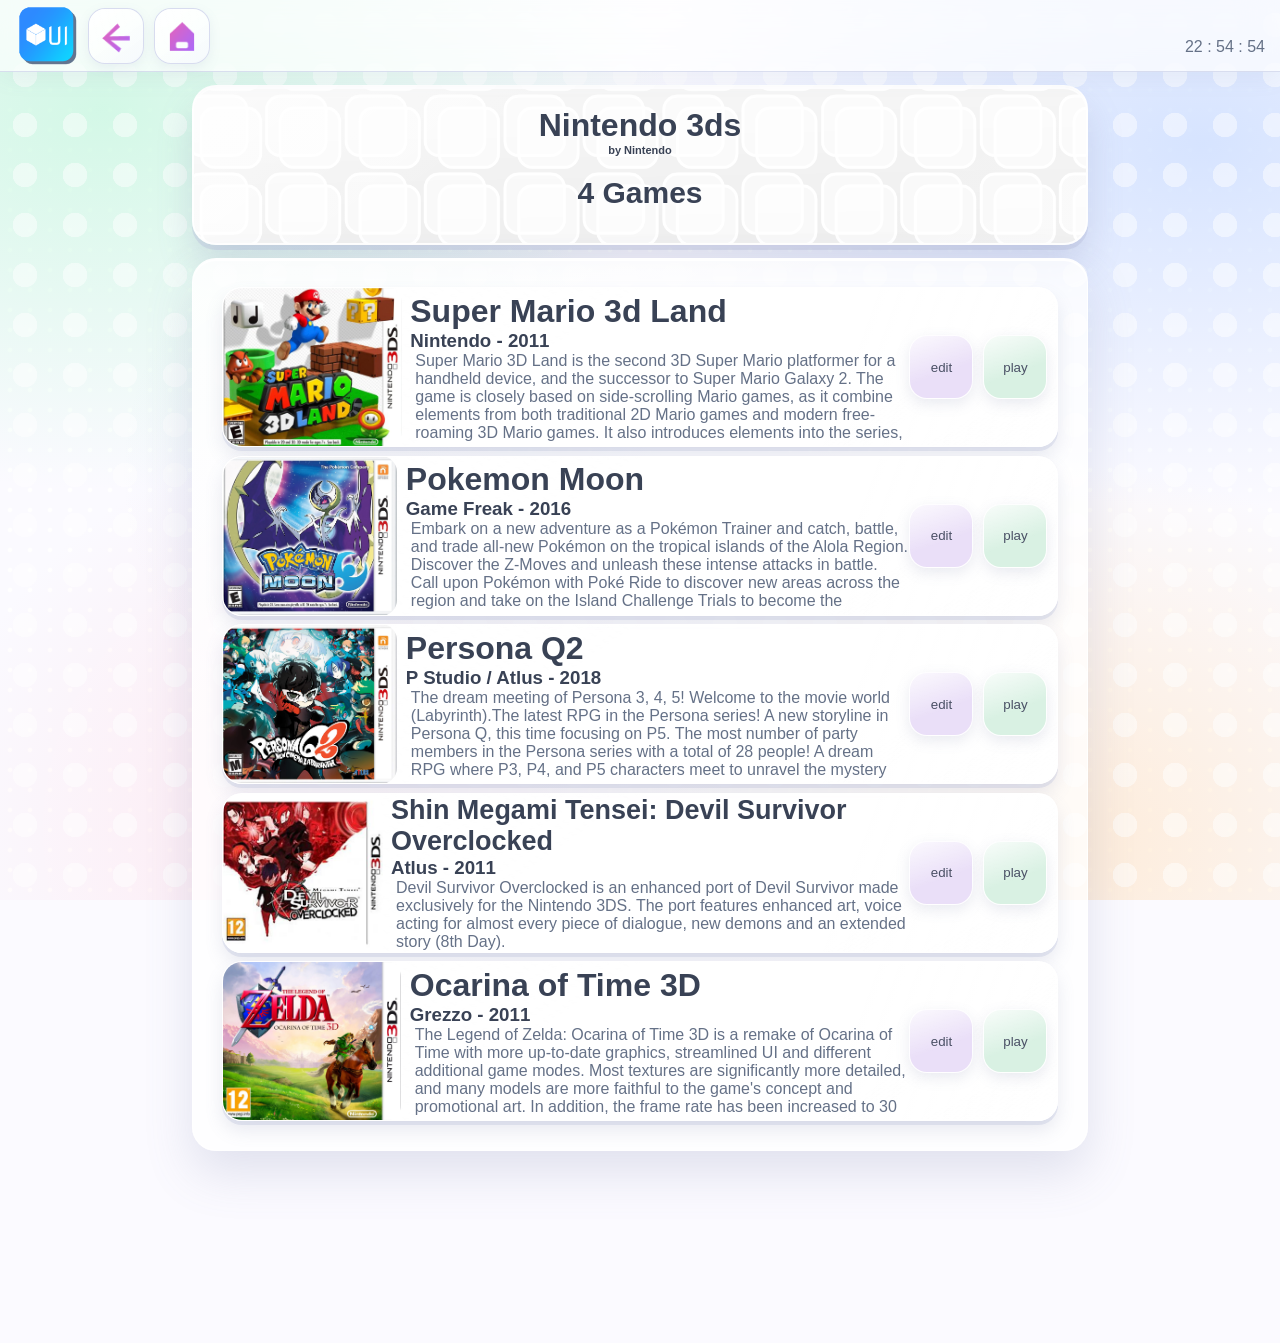
<file: systems/index.html>
<!DOCTYPE html>
<head>
    <meta charset="UTF-8" />
    <meta name="viewport" content="width=device-width, initial-scale=1.0" />
    <title>iisu ahh launcher</title>
    <!--<link rel="icon" href="icon" type="image/png" />-->
    <link rel="stylesheet" href="../style.css" />
</head>
<body class="systems-page">
    <div class="navbar">
        <img src="../LOGOS/logo simple.png" height="60px">
        <div onclick="window.location='../MAIN/index.html'" style="padding-top: 5px;"><img src="../LOGOS/back.png" height="50px"></div>
        <div onclick="window.location='../index.html'" style="padding-top: 5px;"><img src="../LOGOS/home.png" height="50px"></div>
        
        <p style="position: absolute;padding-top: 22px; right:15px; color: aliceblue;" id="time">Time and date</p>
    </div>
    <div class="bg1"></div>
    <div class="bg2"></div>
    <div class="system" style="background-image: url(../images/3ds\ banner.png); background-size: cover; background-position: center;">
        <h1>Nintendo 3ds</h1>
        <h3>by Nintendo</h3>
        <h2>4 Games</h2>
        
    </div>
    <div class="container">
        <div class="game" style="background-color: rgb(57, 0, 34);">
            <img src="games/71EJsujGS+S.jpg" height="160px">
            <div class="infos">
                <h1>Super Mario 3d Land</h1>
                <h3>Nintendo - 2011</h3>
                <p>Super Mario 3D Land is the second 3D Super Mario platformer for a handheld device, and the successor to Super Mario Galaxy 2. The game is closely based on side-scrolling Mario games, as it combine elements from both traditional 2D Mario games and modern free-roaming 3D Mario games. It also introduces elements into the series, including power-ups and gameplay mechanics.</p>
            </div>
            <button type="button" style="background-color: rgb(103, 69, 145);">edit</button>
            <button type="button" style="background-color: #127d6f;">play</button>

        </div>
        <div class="game" style="background-color: rgb(30, 0, 57);">
            <img src="games/moon.jpg" height="160px">
            <div class="infos">
                <h1>Pokemon Moon</h1>
                <h3>Game Freak - 2016</h3>
                <p>Embark on a new adventure as a Pokémon Trainer and catch, battle, and trade all-new Pokémon on the tropical islands of the Alola Region. Discover the Z-Moves and unleash these intense attacks in battle. Call upon Pokémon with Poké Ride to discover new areas across the region and take on the Island Challenge Trials to become the Pokémon Champion!</p>
            </div>
            <button type="button" style="background-color: rgb(103, 69, 145);">edit</button>
            <button type="button" style="background-color: #127d6f;">play</button>

        </div>
        <div class="game" style="background-color: rgb(0, 39, 57);">
            <img src="games/persona.jpg" height="160px">
            <div class="infos">
                <h1>Persona Q2</h1>
                <h3>P Studio / Atlus - 2018</h3>
                <p>The dream meeting of Persona 3, 4, 5! Welcome to the movie world (Labyrinth).The latest RPG in the Persona series! A new storyline in Persona Q, this time focusing on P5. The most number of party members in the Persona series with a total of 28 people! A dream RPG where P3, P4, and P5 characters meet to unravel the mystery begins!</p>
            </div>
            <button type="button" style="background-color: rgb(103, 69, 145);">edit</button>
            <button type="button" style="background-color: #127d6f;">play</button>
        </div>
        <div class="game" style="background-color: rgb(57, 0, 20);">
            <img src="games/Shin-Megami-Tensei-Devil-Survivor-Overclocked.jpg" height="160px">
            <div class="infos">
                <h1 style="font-size: 27px;">Shin Megami Tensei: Devil Survivor Overclocked</h1>
                <h3>Atlus - 2011</h3>
                <p>Devil Survivor Overclocked is an enhanced port of Devil Survivor made exclusively for the Nintendo 3DS. The port features enhanced art, voice acting for almost every piece of dialogue, new demons and an extended story (8th Day).</p>
            </div>
            <button type="button" style="background-color: rgb(103, 69, 145);">edit</button>
            <button type="button" style="background-color: #127d6f;">play</button>
        </div>
                <div class="game" style="background-color: rgb(34, 74, 57);">
            <img src="games/Ocarina of Time 3D.jpg" height="160px">
            <div class="infos">
                <h1>Ocarina of Time 3D</h1>
                <h3>Grezzo - 2011</h3>
                <p>The Legend of Zelda: Ocarina of Time 3D is a remake of Ocarina of Time with more up-to-date graphics, streamlined UI and different additional game modes. Most textures are significantly more detailed, and many models are more faithful to the game's concept and promotional art. In addition, the frame rate has been increased to 30 FPS compared to the original's 20 FPS.</p>
            </div>
            <button type="button" style="background-color: rgb(103, 69, 145);">edit</button>
            <button type="button" style="background-color: #127d6f;">play</button>
        </div>
        <!--<div class="game" style="background-color: rgb(0, 0, 0);">
            <img src="" height="160px">
            <div class="infos">
                <h1>Title</h1>
                <h3>Dev - Year</h3>
                <p>Description</p>
            </div>
            <button type="button" style="background-color: rgb(103, 69, 145);">edit</button>
            <button type="button" style="background-color: #127d6f;">play</button>
        </div>-->
    </div>
    <script>
        
        const t = new Date()


        function updateTime() {
            const t = new Date();
            document.getElementById("time").textContent =
                t.getHours() + " : " + t.getMinutes() + " : " + t.getSeconds();
        }

        window.onload = function () {
            setInterval(updateTime, 500);
        };

        
    </script>
</body>
</file>
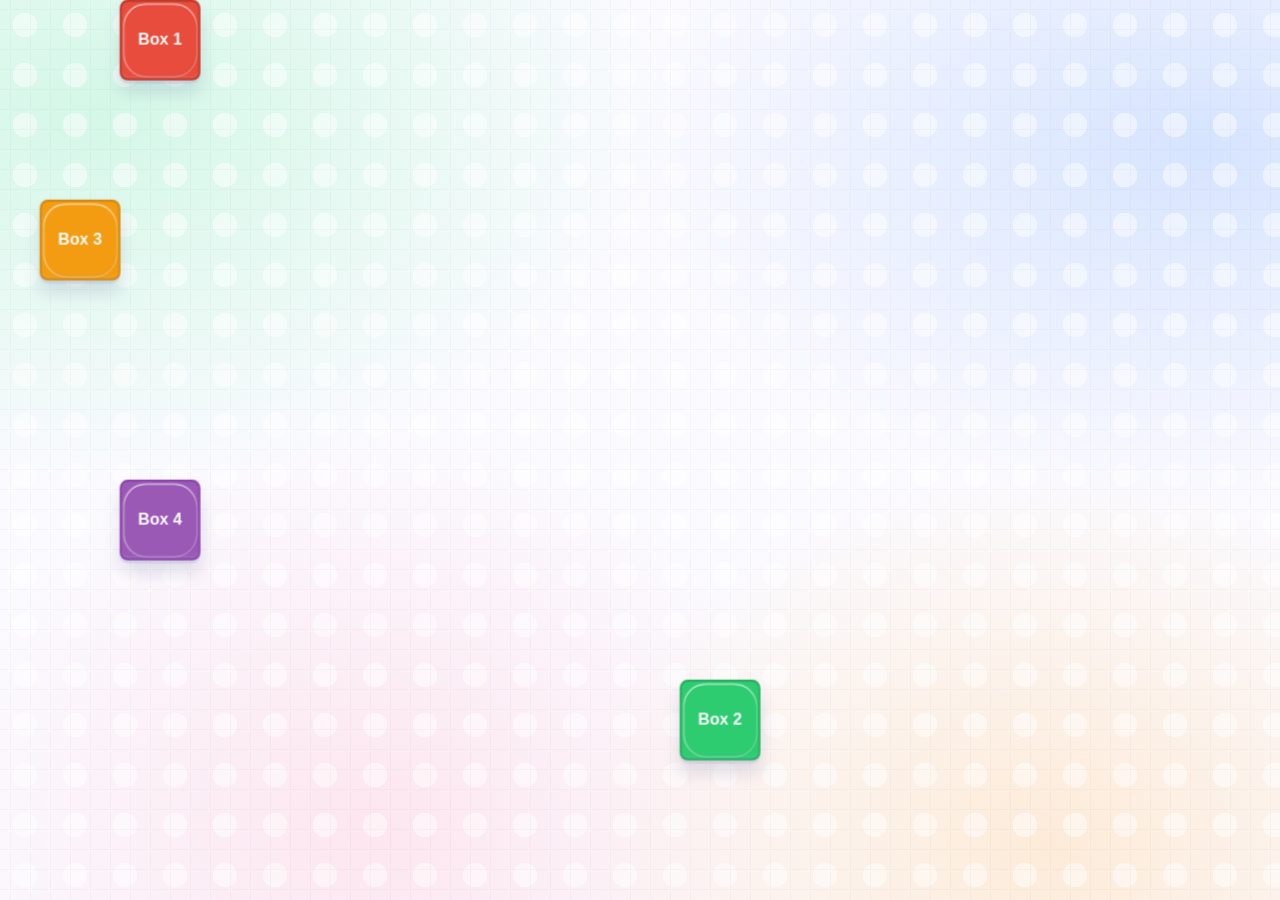
<file: grab.html>
<!DOCTYPE html>
<html lang="en">
<head>
    <meta charset="UTF-8">
    <meta name="viewport" content="width=device-width, initial-scale=1.0">
    <title>Draggable Grid Snap</title>
    <link rel="stylesheet" href="style.css" />
</head>
<body class="grid-demo">
    <div class="container">
        <div class="draggable box1">Box 1</div>
        <div class="draggable box2">Box 2</div>
        <div class="draggable box3">Box 3</div>
        <div class="draggable box4">Box 4</div>
    </div>

    <script>
        const GRID_SIZE = 40;
        let dragging = null;
        let offsetX, offsetY;

        document.querySelectorAll('.draggable').forEach(element => {
            element.style.left = snapToGrid(Math.random() * (window.innerWidth - 80)) + 'px';
            element.style.top = snapToGrid(Math.random() * (window.innerHeight - 80)) + 'px';

            element.addEventListener('mousedown', startDrag);
        });

        function startDrag(e) {
            dragging = this;
            offsetX = e.clientX - dragging.offsetLeft;
            offsetY = e.clientY - dragging.offsetTop;
            document.addEventListener('mousemove', drag);
            document.addEventListener('mouseup', stopDrag);
        }

        function drag(e) {
            if (!dragging) return;
            let x = e.clientX - offsetX;
            let y = e.clientY - offsetY;
            dragging.style.left = snapToGrid(x) + 'px';
            dragging.style.top = snapToGrid(y) + 'px';
        }

        function stopDrag() {
            dragging = null;
            document.removeEventListener('mousemove', drag);
            document.removeEventListener('mouseup', stopDrag);
        }

        function snapToGrid(value) {
            return Math.round(value / GRID_SIZE) * GRID_SIZE;
        }
    </script>
</body>
</html>
</file>
<file: style.css>
:root {
    color-scheme: light;
    --ink: #394255;
    --muted-ink: #657187;
    --glass: rgba(255, 255, 255, .76);
    --glass-strong: rgba(255, 255, 255, .9);
    --line: rgba(196, 205, 239, .76);
    --shadow: 0 16px 42px rgba(111, 121, 164, .14);
}

* {
    box-sizing: border-box;
    margin: 0;
    padding: 0;
    scrollbar-color: #c8cde0 transparent;
}

body {
    min-height: 100vh;
    color: var(--ink);
    background-color: #fbfaff;
    background-image:
        radial-gradient(circle, rgba(255, 255, 255, .48) 0 12px, transparent 12.5px),
        radial-gradient(ellipse at 8% 12%, rgba(196, 247, 221, .72), transparent 34%),
        radial-gradient(ellipse at 94% 16%, rgba(200, 219, 255, .72), transparent 34%),
        radial-gradient(ellipse at 82% 94%, rgba(255, 225, 190, .6), transparent 32%),
        radial-gradient(ellipse at 29% 92%, rgba(255, 209, 222, .5), transparent 34%),
        radial-gradient(circle, rgba(255, 255, 255, .94) 2px, transparent 2.8px);
    background-attachment: fixed;
    background-size: 50px 50px, auto, auto, auto, auto, 20px 20px;
    font-family: Arial, Helvetica, sans-serif;
}

body.home-page,
body.main-page,
body.grid-demo {
    overflow-x: hidden;
    overflow-y: auto;
}

body.systems-page {
    overflow-x: hidden;
    overflow-y: auto;
    scrollbar-width: none;
}

body.changelog-page {
    overflow: hidden;
}

body::before,
body::after {
    position: fixed;
    z-index: 10;
    inset: 0;
    pointer-events: none;
    content: "";
    opacity: 0;
    animation: intro-sparkles 1.35s ease-out both;
}

body::before {
    background:
        linear-gradient(45deg, transparent 46%, #fff 50%, transparent 54%) 8% 22% / 15px 15px no-repeat,
        linear-gradient(-45deg, transparent 46%, #fff 50%, transparent 54%) 8% 22% / 15px 15px no-repeat,
        linear-gradient(45deg, transparent 46%, #9fe8ff 50%, transparent 54%) 34% 41% / 11px 11px no-repeat,
        linear-gradient(-45deg, transparent 46%, #9fe8ff 50%, transparent 54%) 34% 41% / 11px 11px no-repeat,
        linear-gradient(45deg, transparent 46%, #fff 50%, transparent 54%) 67% 81% / 13px 13px no-repeat,
        linear-gradient(-45deg, transparent 46%, #fff 50%, transparent 54%) 67% 81% / 13px 13px no-repeat,
        linear-gradient(45deg, transparent 46%, #9fe8ff 50%, transparent 54%) 92% 63% / 10px 10px no-repeat,
        linear-gradient(-45deg, transparent 46%, #9fe8ff 50%, transparent 54%) 92% 63% / 10px 10px no-repeat;
}

body::after {
    animation-delay: .24s;
    animation-duration: 1.25s;
    background:
        linear-gradient(45deg, transparent 46%, #9fe8ff 50%, transparent 54%) 19% 73% / 12px 12px no-repeat,
        linear-gradient(-45deg, transparent 46%, #9fe8ff 50%, transparent 54%) 19% 73% / 12px 12px no-repeat,
        linear-gradient(45deg, transparent 46%, #fff 50%, transparent 54%) 52% 16% / 16px 16px no-repeat,
        linear-gradient(-45deg, transparent 46%, #fff 50%, transparent 54%) 52% 16% / 16px 16px no-repeat,
        linear-gradient(45deg, transparent 46%, #9fe8ff 50%, transparent 54%) 79% 35% / 11px 11px no-repeat,
        linear-gradient(-45deg, transparent 46%, #9fe8ff 50%, transparent 54%) 79% 35% / 11px 11px no-repeat;
}

@keyframes intro-sparkles {
    0%, 100% { opacity: 0; }
    18% { opacity: .78; }
    34% { opacity: .2; }
    52% { opacity: .62; }
    72% { opacity: .12; }
}

@keyframes enter {
    from {
        filter: opacity(0%) blur(50px);
        transform: scale(.5);
    }
    to {
        filter: opacity(100%) blur(0);
        transform: scale(1);
    }
}

@keyframes glow-one {
    from { left: 30px; top: 240px; }
    to { left: 60%; top: 10px; }
}

@keyframes glow-two {
    from { left: 600px; top: 24px; }
    to { left: 320px; top: 300px; }
}

@keyframes particle-drift {
    0% { opacity: 0; transform: translate(-50%, -50%) scale(.25) rotate(0deg); }
    12% { opacity: .95; transform: translate(-50%, -50%) scale(1.05) rotate(8deg); }
    100% {
        opacity: 0;
        transform: translate(calc(-50% + var(--drift-x)), calc(-50% + var(--drift-y))) scale(.2) rotate(38deg);
    }
}

@keyframes edit-mode-sway {
    0%, 40% { rotate: -.6deg; }
    50%, 90% { rotate: .6deg; }
    100% { rotate: -.6deg; }
}

.bg1,
.bg2 {
    position: absolute;
    overflow: hidden;
    pointer-events: none;
}

.bg1 {
    width: 800px;
    height: 800px;
    background: radial-gradient(circle, rgba(82, 132, 192, .08), transparent 50%);
    animation: glow-one 15s ease-in-out infinite alternate;
}

.bg2 {
    width: 1220px;
    height: 1220px;
    background: radial-gradient(circle, rgba(82, 111, 192, .07), transparent 50%);
    animation: glow-two 12s ease-in-out infinite alternate;
}

.navbar {
    position: sticky;
    z-index: 2;
    display: flex;
    align-items: center;
    gap: 10px;
    width: 100%;
    height: 72px;
    padding: 6px 18px;
    border-bottom: 1px solid rgba(202, 209, 233, .7);
    background: rgba(255, 255, 255, .66);
    box-shadow: 0 5px 24px rgba(105, 117, 153, .08);
    backdrop-filter: blur(18px);
}

.navbar div {
    position: relative;
    isolation: isolate;
    display: grid;
    overflow: hidden;
    place-items: center;
    width: 56px;
    height: 56px;
    border: 1px solid rgba(207, 212, 236, .8);
    border-radius: 17px;
    background: rgba(255, 255, 255, .7);
    box-shadow: 0 4px 12px rgba(116, 126, 163, .1);
    transition: transform .2s ease, box-shadow .2s ease;
}

.navbar div::before {
    position: absolute;
    z-index: 0;
    inset: 0;
    background: linear-gradient(145deg, rgba(255, 255, 255, .9), transparent 48%, rgba(196, 205, 239, .12));
    content: "";
    pointer-events: none;
}

.navbar div img {
    position: relative;
    z-index: 1;
    max-width: 46px;
    max-height: 46px;
    object-fit: contain;
}

.navbar div:hover {
    transform: perspective(500px) translateY(-3px) rotateX(5deg) scale(1.05);
    box-shadow: 0 12px 20px rgba(116, 126, 163, .22), inset 0 2px 0 #fff;
}

.navbar .nav-control {
    display: grid;
    place-items: center;
    width: 56px;
    height: 56px;
    padding: 5px;
    border: 1px solid rgba(207, 212, 236, .8);
    border-radius: 17px;
    background: rgba(255, 255, 255, .7) !important;
    box-shadow: 0 4px 12px rgba(116, 126, 163, .1);
    cursor: pointer;
}

.navbar .nav-control img {
    max-width: 46px;
    max-height: 46px;
    object-fit: contain;
}

.navbar .nav-control svg {
    width: 42px;
    height: 42px;
    fill: currentColor;
}

.navbar .nav-control:hover {
    transform: perspective(500px) translateY(-3px) rotateX(5deg) scale(1.05);
    box-shadow: 0 12px 20px rgba(116, 126, 163, .22), inset 0 2px 0 #fff;
}

.navbar .nav-control[aria-pressed="true"] {
    border-color: rgba(83, 91, 131, .6);
    background: rgba(214, 219, 240, .9) !important;
}

#time {
    color: var(--muted-ink) !important;
    font-variant-numeric: tabular-nums;
}

.home-page > p {
    margin: 10px;
    color: var(--muted-ink);
    text-align: center;
}

p {
    text-align: center;
}

body.home-page .container {
    position: relative;
    width: 1120px;
    height: 800px;
    margin: calc((100vh - 800px) / 2) auto 0;
    border: 3px solid var(--line);
    border-radius: 64px;
    background-color: rgba(255, 255, 255, .36);
    background-image: radial-gradient(circle, rgba(255, 255, 255, .76) 0 8%, transparent 10%);
    background-size: 160px 160px;
    box-shadow: var(--shadow), inset 0 0 36px rgba(255, 255, 255, .55);
    animation: enter 1s ease-in-out;
    backdrop-filter: blur(12px);
    perspective: 1500px;
    transform-style: preserve-3d;
}

body.main-page .container {
    position: relative;
    width: 1130px;
    height: 810px;
    margin: calc((100vh - 60px - 810px) / 2) auto 0;
    border: 3px solid var(--line);
    border-radius: 48px;
    background: radial-gradient(circle, rgba(255, 255, 255, .76) 0 8%, transparent 10%) 0 0 / 160px 160px;
    box-shadow: var(--shadow), inset 0 0 36px rgb(255, 255, 255);
    animation: enter .5s ease-out;
    backdrop-filter: blur(12px);
}

.draggable {
    position: absolute;
    display: flex;
    align-items: center;
    justify-content: center;
    width: 160px;
    height: 160px;
    border: 2px solid rgba(255, 255, 255, .52);
    border-radius: 25px;
    background-color: rgba(255, 255, 255, .08) !important;
    color: var(--ink);
    cursor: grab;
    user-select: none;
    isolation: isolate;
    overflow: hidden;
    box-shadow:
        0 12px 18px rgba(105, 113, 154, .2),
        0 3px 0 rgba(174, 180, 211, .28),
        inset 0 -3px 0 rgba(185, 190, 219, .1);
    transform: perspective(1000px) translateZ(8px);
    transform-style: preserve-3d;
    transition: transform .3s cubic-bezier(.2, .75, .25, 1), box-shadow .3s ease;
    backdrop-filter: blur(6px) saturate(1.2);
    -webkit-backdrop-filter: blur(6px) saturate(1.2);
}

.draggable::after {
    position: absolute;
    z-index: 0;
    inset: 1px;
    border: 1px solid rgba(255, 255, 255, .3);
    border-radius: 23px;
    box-shadow:
        inset 0 1px 0 rgba(255, 255, 255, .78),
        inset 1px 0 0 rgba(255, 255, 255, .35),
        inset 0 -1px 0 rgba(122, 133, 173, .16);
    content: "";
    pointer-events: none;
}

.draggable:hover {
    z-index: 2;
    transform: perspective(1000px) translateY(-4px) translateZ(12px) rotateX(2deg) rotateY(-1deg) scale(1.02);
    box-shadow:
        0 24px 32px rgba(130, 116, 180, .26),
        0 8px 0 rgba(174, 180, 211, .34),
        0 0 0 5px rgba(255, 255, 255, .2);
}

.draggable:active {
    cursor: grabbing;
    transform: perspective(1000px) translateY(2px) translateZ(2px) scale(.99);
    box-shadow: 0 4px 8px rgba(130, 116, 180, .2), inset 0 2px 5px rgba(130, 116, 180, .12);
}

.edit-mode-shade {
    position: fixed;
    z-index: 0;
    inset: 0;
    background: rgba(47, 53, 76, .48);
    opacity: 0;
    pointer-events: none;
    transition: opacity .3s ease;
}

.main-page.editing-mode .edit-mode-shade {
    opacity: 1;
}

.main-page.editing-mode .container {
    z-index: 1;
}

.main-page.editing-mode .draggable {
    transform-origin: center;
    animation: edit-mode-sway 1.2s ease-in-out infinite;
    cursor: grab;
}

.main-page.editing-mode .draggable:hover {
    animation-play-state: paused;
    transform: none;
}

.main-page:not(.editing-mode) .draggable {
    cursor: default;
}

.main-page:not(.editing-mode) .draggable:active {
    cursor: default;
}

.main-page:not(.editing-mode) .draggable.has-click-action,
.main-page:not(.editing-mode) .draggable.has-click-action:active {
    cursor: pointer;
}

.block-settings-trigger {
    position: absolute;
    z-index: 2;
    top: 7px;
    right: 7px;
    display: none;
    place-items: center;
    width: 34px;
    min-width: 34px;
    height: 34px;
    padding: 0;
    border: 1px solid rgba(255, 255, 255, .9);
    border-radius: 11px;
    background: rgba(255, 255, 255, .88) !important;
    color: var(--ink);
    font-size: 19px;
    line-height: 1;
    cursor: pointer;
    box-shadow: 0 3px 10px rgba(55, 62, 91, .2);
}

.editing-mode .block-settings-trigger {
    display: grid;
}

.draggable p {
    position: relative;
    z-index: 1;
    padding: 12px;
    color: inherit;
    font-size: 15px;
    font-weight: 700;
    text-align: center;
    text-shadow: 0 1px 0 rgba(255, 255, 255, .8);
}

.drag-particle {
    position: fixed;
    z-index: 1000;
    width: var(--particle-size, 12px);
    height: var(--particle-size, 12px);
    filter: drop-shadow(0 0 4px rgba(180, 239, 255, .95)) drop-shadow(0 0 10px rgba(63, 165, 255, .75)) blur(.35px);
    pointer-events: none;
    animation: particle-drift .7s cubic-bezier(.16, .7, .3, 1) forwards;
}

.drag-particle::before,
.drag-particle::after {
    position: absolute;
    top: 50%;
    left: 50%;
    border-radius: 50%;
    background: linear-gradient(90deg, transparent, #b9f1ff 35%, #fff 50%, #b9f1ff 65%, transparent);
    box-shadow: 0 0 4px rgba(186, 239, 255, .9);
    content: "";
}

.drag-particle::before {
    width: 100%;
    height: 1.5px;
    transform: translate(-50%, -50%) rotate(45deg);
}

.drag-particle::after {
    width: 1.5px;
    height: 100%;
    transform: translate(-50%, -50%) rotate(45deg);
}

.textBG {
    position: relative;
    isolation: isolate;
    overflow: auto;
    border: 1px solid rgba(255, 255, 255, .9);
    border-radius: 24px;
    background: var(--glass);
    box-shadow: 0 20px 46px rgba(111, 121, 164, .18), 0 5px 0 rgba(190, 196, 222, .35), inset 0 2px 0 #fff;
    color: var(--ink);
    backdrop-filter: blur(20px);
}

.textBG::before,
.system::before,
body.systems-page .container::before {
    position: absolute;
    z-index: 0;
    inset: 0;
    border-radius: inherit;
    background: linear-gradient(145deg, rgba(255, 255, 255, .58), transparent 34%, transparent 72%, rgba(255, 255, 255, .14));
    content: "";
    pointer-events: none;
}

.textBG > *,
.system > *,
body.systems-page .container > * {
    position: relative;
    z-index: 1;
}

.textBG h1,
.textBG h3 {
    color: #65638c;
}

.textBG p {
    margin: 0 0 12px 20px;
    color: var(--muted-ink);
    text-align: left;
}

body.changelog-page .textBG {
    width: 40%;
    height: 100%;
    margin: 1% 0 0 30%;
    padding: 40px;
}

#newblock form p {
    text-align: center;
}

.system {
    position: relative;
    isolation: isolate;
    height: 160px;
    margin: 1% 15% 1%;
    padding: 20px;
    overflow: hidden;
    border: 2px solid rgba(255, 255, 255, .92);
    border-radius: 24px;
    color: var(--ink);
    box-shadow: 0 20px 36px rgba(111, 121, 164, .2), 0 5px 0 rgba(190, 196, 222, .35), inset 0 2px 0 rgba(255, 255, 255, .95);
    text-align: center;
    text-shadow: 0 1px 8px rgba(255, 255, 255, .85);
}

.system h1,
.system h2,
.system h3 {
    color: var(--ink);
}

.system h3 {
    font-size: 11px;
}

.system h2 {
    margin-top: 20px;
    font-size: 30px;
}

body.systems-page .container {
    position: relative;
    isolation: isolate;
    margin: 0 15% 15%;
    padding: 20px;
    border: 1px solid rgba(255, 255, 255, .85);
    border-radius: 24px;
    background: var(--glass);
    box-shadow: 0 22px 48px rgba(111, 121, 164, .19), inset 0 2px 0 rgba(255, 255, 255, .95);
    perspective: 1200px;
}

.game {
    position: relative;
    display: flex;
    align-items: center;
    flex-direction: row;
    height: 160px;
    margin: 1%;
    overflow: hidden;
    border: 1px solid rgba(255, 255, 255, .94);
    border-radius: 20px;
    background-color: var(--glass-strong) !important;
    color: var(--ink);
    box-shadow: 0 10px 18px rgba(105, 113, 154, .14), 0 4px 0 rgba(190, 196, 222, .3), inset 0 2px 0 #fff;
    backdrop-filter: blur(14px);
    transition: transform .25s ease, box-shadow .25s ease;
}

.game::before {
    position: absolute;
    z-index: 0;
    inset: 0;
    background:
        linear-gradient(145deg, rgba(255, 255, 255, .72), transparent 40%, transparent 75%, rgba(255, 255, 255, .16)),
        linear-gradient(110deg, transparent 38%, rgba(255, 255, 255, .46) 49%, transparent 60%);
    background-position: center, -160% 0;
    background-size: auto, 240% 100%;
    content: "";
    pointer-events: none;
    transition: background-position .65s ease;
}

.game > * {
    position: relative;
    z-index: 1;
}

.game:hover {
    transform: perspective(1200px) translateY(-4px) rotateX(1.5deg) scale(1.008);
    box-shadow: 0 18px 26px rgba(105, 113, 154, .2), 0 6px 0 rgba(190, 196, 222, .25), inset 0 2px 0 #fff;
}

.game:hover::before {
    background-position: center, 160% 0;
}

.game img {
    margin-right: 1%;
    border-radius: 16px;
    object-fit: cover;
}

.game h1,
.game h3 {
    color: var(--ink);
}

.game .infos {
    flex: 1 1 0;
    min-width: 0;
}

.infos p {
    max-width: 100%;
    max-height: 90px;
    margin-left: 1%;
    overflow-y: auto;
    color: var(--muted-ink);
    text-align: left;
    scrollbar-width: thin;
}

.game button,
button,
input[type="button"],
input[type="submit"] {
    position: relative;
    overflow: hidden;
    border: 1px solid rgba(255, 255, 255, .95);
    border-radius: 18px;
    background-color: #e6e9f8 !important;
    background-image: linear-gradient(160deg, rgba(255, 255, 255, .82), transparent 58%);
    color: #4a5065;
    box-shadow: 0 5px 14px rgba(111, 121, 164, .15);
    transition: transform .2s ease, box-shadow .2s ease, filter .2s ease;
}

.game button {
    flex: 0 0 64px;
    width: 64px;
    min-width: 64px;
    height: 64px;
    margin: 0 10px 0 0;
}

.game button:first-of-type {
    background-color: #eadff8 !important;
}

.game button:nth-of-type(2) {
    background-color: #d9f1e3 !important;
}

.game button:hover,
button:hover,
input[type="button"]:hover,
input[type="submit"]:hover {
    filter: brightness(1.04);
    transform: perspective(500px) translateY(-3px) rotateX(5deg);
    box-shadow: 0 10px 18px rgba(111, 121, 164, .24), 0 3px 0 rgba(190, 196, 222, .35), inset 0 2px 0 #fff;
}

form {
    color: var(--ink);
}

input:not([type="button"]):not([type="submit"]) {
    min-height: 38px;
    padding: 10px;
    border: 1px solid rgba(191, 199, 224, .8);
    border-radius: 14px;
    background: rgba(255, 255, 255, .82) !important;
    color: var(--ink) !important;
    box-shadow: inset 0 1px 3px rgba(104, 115, 151, .08);
}

input::placeholder {
    color: #8a91a4;
}

#newblock,
#block-settings,
#save-load {
    position: fixed;
    z-index: 5;
    display: flex;
    align-items: center;
    justify-content: center;
    width: 100%;
    height: 100%;
    inset: 0;
    background: rgba(236, 239, 251, .5);
    backdrop-filter: blur(10px);
}

#block-settings {
    z-index: 6;
}

#save-load {
    z-index: 6;
}

#newblock.modal-opening,
#block-settings.modal-opening,
#save-load.modal-opening {
    animation: modal-fade-in .22s ease-out both;
}

#newblock.modal-closing,
#block-settings.modal-closing,
#save-load.modal-closing {
    animation: modal-fade-out .22s ease-in both;
}

#newblock.modal-opening form,
#block-settings.modal-opening .block-modal,
#save-load.modal-opening .block-modal {
    animation: modal-zoom-in .22s cubic-bezier(.2, .8, .2, 1) both;
}

#newblock.modal-closing form,
#block-settings.modal-closing .block-modal,
#save-load.modal-closing .block-modal {
    animation: modal-zoom-out .22s ease-in both;
}

@keyframes modal-fade-in {
    from { opacity: 0; }
    to { opacity: 1; }
}

@keyframes modal-fade-out {
    from { opacity: 1; }
    to { opacity: 0; }
}

@keyframes modal-zoom-in {
    from { opacity: 0; transform: translate(-50%, -50%) scale(.88); }
    to { opacity: 1; transform: translate(-50%, -50%) scale(1); }
}

@keyframes modal-zoom-out {
    from { opacity: 1; transform: translate(-50%, -50%) scale(1); }
    to { opacity: 0; transform: translate(-50%, -50%) scale(.88); }
}

#newblock form,
#block-settings .block-modal,
#save-load .block-modal {
    position: fixed;
    top: 50%;
    left: 50%;
    isolation: isolate;
    display: flex;
    flex-direction: column;
    gap: 10px;
    width: min(480px, calc(100vw - 32px));
    max-height: calc(100vh - 32px);
    margin: 0;
    padding: 20px;
    overflow-x: hidden;
    overflow-y: auto;
    border: 1px solid rgba(255, 255, 255, .95);
    border-radius: 28px;
    background: rgba(255, 255, 255, .88);
    box-shadow: 0 28px 64px rgba(82, 91, 131, .24), 0 6px 0 rgba(190, 196, 222, .4), inset 0 2px 0 #fff;
    color: var(--ink);
    backdrop-filter: blur(22px);
    transform: translate(-50%, -50%);
}

#block-settings .block-modal {
    gap: 8px;
}

#save-load .save-load-modal {
    gap: 12px;
}

#save-load .save-load-modal p {
    margin: 0;
    color: var(--muted-ink);
}

#save-load .save-load-modal small {
    color: var(--muted-ink);
}

#save-load .save-load-modal > button,
#save-load .save-load-modal input[type="file"] {
    min-height: 42px;
    padding: 9px 12px;
    border: 1px solid rgba(191, 199, 224, .8);
    border-radius: 12px;
    background: rgba(255, 255, 255, .86);
    color: var(--ink);
    font: inherit;
}

#block-settings .block-modal h2 {
    margin-bottom: 4px;
    color: #65638c;
    text-align: center;
}

#block-settings .block-modal label {
    color: var(--muted-ink);
    font-size: 14px;
    font-weight: 700;
}

#block-settings .block-modal textarea {
    min-height: 110px;
    padding: 10px;
    border: 1px solid rgba(191, 199, 224, .8);
    border-radius: 14px;
    background: rgba(255, 255, 255, .82);
    color: var(--ink);
    font: inherit;
    resize: vertical;
}

#edit-more-options {
    display: flex;
    flex-direction: column;
    gap: 8px;
    padding: 12px;
    border: 1px solid rgba(191, 199, 224, .65);
    border-radius: 16px;
    background: rgba(239, 241, 250, .55);
}

#edit-more-options[hidden] {
    display: none;
}

#edit-more-options input:not([type="checkbox"]),
#edit-more-options textarea {
    width: 100%;
    padding: 10px;
    border: 1px solid rgba(191, 199, 224, .8);
    border-radius: 12px;
    background: rgba(255, 255, 255, .86);
    color: var(--ink);
    font: inherit;
}

#edit-more-options textarea {
    min-height: 72px;
}

#edit-more-options input[type="file"] {
    padding: 8px;
}

#edit-more-options .remove-background-image {
    display: flex;
    align-items: center;
    gap: 8px;
}

#edit-more-options small {
    color: var(--muted-ink);
}

#block-settings .block-modal input[type="color"] {
    width: 100%;
    min-height: 42px;
    padding: 4px;
    cursor: pointer;
}

.block-modal-actions {
    display: flex;
    flex-wrap: wrap;
    gap: 8px;
    margin-top: 8px;
}

.block-modal-actions button {
    flex: 1 1 auto;
    min-height: 42px;
    padding: 8px 12px;
    cursor: pointer;
}

.block-modal-actions .delete-block-button {
    background-color: #ad001d !important;
    color: #fff !important;
}


#newblock form input[value="Cancel"] {
    background-color: #ad001d !important;
    color: #fff !important;
}

#newblock form::before {
    position: absolute;
    z-index: -1;
    inset: 0;
    background: linear-gradient(145deg, rgba(255, 255, 255, .66), transparent 42%, transparent 78%, rgba(255, 255, 255, .2));
    content: "";
    pointer-events: none;
}

#newblock input {
    padding: 10px;
}

#newblock input[type="file"] {
    min-height: 44px;
    padding: 8px;
}

#newblock input[type="color"] {
    width: 100%;
    min-height: 44px;
    padding: 4px;
    cursor: pointer;
}

#newblock input[type="button"]:hover,
#newblock input[type="submit"]:hover {
    cursor: pointer;
}

#launcher-status {
    position: fixed;
    z-index: 4;
    right: 16px;
    bottom: 16px;
    max-width: min(440px, calc(100vw - 32px));
    padding: 10px 16px;
    border: 1px solid rgba(255, 255, 255, .9);
    border-radius: 14px;
    background: rgba(255, 255, 255, .9);
    box-shadow: var(--shadow);
    color: var(--ink);
    text-align: left;
}

#launcher-status:empty {
    display: none;
}

body.grid-demo .container {
    position: relative;
    width: 100vw;
    height: 100vh;
    background-image:
        linear-gradient(0deg, transparent 24%, rgba(80, 90, 130, .06) 25%, rgba(80, 90, 130, .06) 26%, transparent 27%, transparent 74%, rgba(80, 90, 130, .06) 75%, rgba(80, 90, 130, .06) 76%, transparent 77%, transparent),
        linear-gradient(90deg, transparent 24%, rgba(80, 90, 130, .06) 25%, rgba(80, 90, 130, .06) 26%, transparent 27%, transparent 74%, rgba(80, 90, 130, .06) 75%, rgba(80, 90, 130, .06) 76%, transparent 77%, transparent);
    background-size: 40px 40px;
}

body.grid-demo .draggable {
    width: 80px;
    height: 80px;
    border-radius: 8px;
    color: white;
    font-weight: 700;
}

body.grid-demo .draggable.box1 { background-color: #e74c3c !important; border-color: #c0392b; }
body.grid-demo .draggable.box2 { background-color: #2ecc71 !important; border-color: #27ae60; }
body.grid-demo .draggable.box3 { background-color: #f39c12 !important; border-color: #d68910; }
body.grid-demo .draggable.box4 { background-color: #9b59b6 !important; border-color: #8e44ad; }

@media (max-width: 700px) {
    .navbar {
        gap: 7px;
        padding-inline: 10px;
    }

    .navbar div {
        width: 46px;
        height: 46px;
        border-radius: 14px;
    }

    .navbar .nav-control {
        width: 46px;
        height: 46px;
        border-radius: 14px;
    }

    .navbar div img {
        max-width: 38px;
        max-height: 38px;
    }

    .navbar .nav-control img {
        max-width: 38px;
        max-height: 38px;
    }

    body.home-page .container,
    body.main-page .container {
        width: calc(100vw - 24px);
        height: calc(100vh - 100px);
        margin: 16px auto;
        border-radius: 32px;
    }

    body.changelog-page .textBG {
        width: 92%;
        margin: 5% auto;
        padding: 24px;
    }

    .system {
        height: 160px;
        margin: 5% 4% 2%;
    }

    body.systems-page .container {
        margin: 0 4% 24px;
        padding: 10px;
    }

    .game {
        height: auto;
        min-height: 160px;
        flex-wrap: wrap;
        padding: 8px;
    }

    .game .infos {
        flex: 1 1 45%;
        min-width: 0;
    }
}

@media (prefers-reduced-motion: reduce) {
    *,
    *::before,
    *::after {
        scroll-behavior: auto !important;
        animation-duration: .01ms !important;
        animation-iteration-count: 1 !important;
        transition-duration: .01ms !important;
    }
}
</file>
